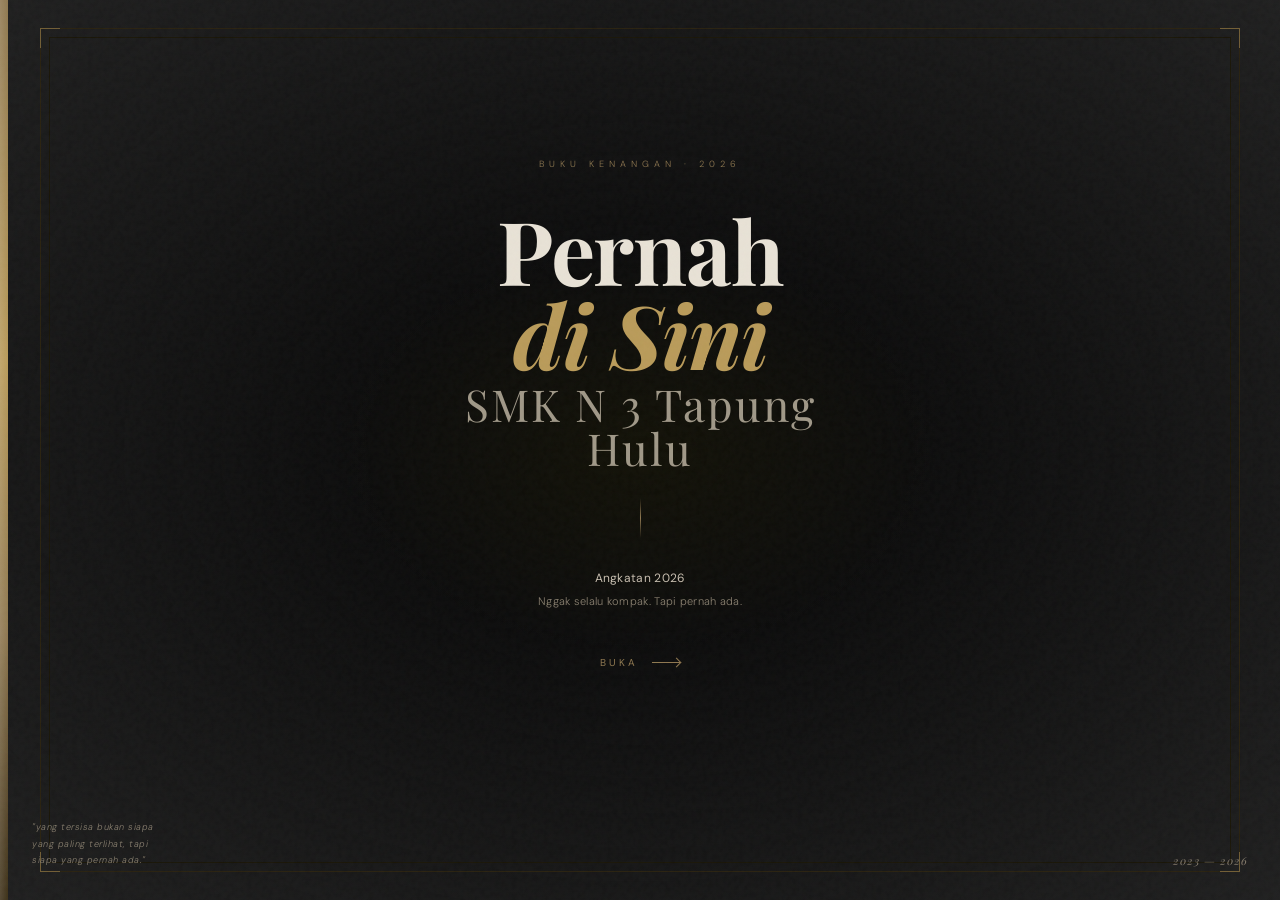
<file: index.html>
<!DOCTYPE html>
<html lang="id">
<head>
<meta charset="UTF-8">
<meta name="viewport" content="width=device-width, initial-scale=1.0">
<title>Pernah di Sini — SMK Negeri 3 Tapung Hulu</title>

<!-- Open Graph -->
<meta property="og:title" content="Pernah di Sini — SMK Negeri 3 Tapung Hulu">
<meta property="og:description" content="Buku kenangan digital Angkatan 2026 — tentang masa yang pernah kita jalani, dan tak akan terulang.">
<meta property="og:image" content="https://bukukenangan.vercel.app/og.jpg">
<meta property="og:url" content="https://bukukenangan.vercel.app/">
<meta property="og:type" content="website">
<link rel="canonical" href="https://bukukenangan.vercel.app/">

<!-- Twitter -->
<meta name="twitter:card" content="summary_large_image">
<meta name="twitter:title" content="Pernah di Sini — SMK Negeri 3 Tapung Hulu">
<meta name="twitter:description" content="Buku kenangan digital Angkatan 2026. 68 nama, 4 jurusan, satu angkatan yang sama.">
<meta name="twitter:image" content="https://bukukenangan.vercel.app/og.jpg">

  <meta name="google-site-verification" content="7jgLAB23x7T8Jc2YF9SmIY4Dl5OmZHW2SfTGRbz3z5Y" />

<link rel="preconnect" href="https://fonts.googleapis.com">
<link rel="preconnect" href="https://fonts.gstatic.com" crossorigin>
<link rel="stylesheet" href="https://fonts.googleapis.com/css2?family=Playfair+Display:ital,wght@0,400;0,600;0,700;1,400;1,600&family=DM+Sans:ital,opsz,wght@0,9..40,300;0,9..40,400;0,9..40,500;1,9..40,300&display=swap">
<link rel="stylesheet" href="assets/css/style.css">
<link rel="icon" href="assets/icons/favicon.ico">
</head>
<body class="index-body">

  <div class="atm-glow"></div>
  <div class="atm-vignette"></div>
  <div class="spine"></div>
  <div class="frame">
    <div class="corner tl"></div>
    <div class="corner tr"></div>
    <div class="corner bl"></div>
    <div class="corner br"></div>
  </div>

  <div class="cover">
    <div class="cover-eyebrow">Buku Kenangan · 2026</div>
    <h1 class="cover-title">
      <span class="word1">Pernah</span>
      <span class="word2">di Sini</span>
      <span class="word3">SMK N 3 Tapung Hulu</span>
    </h1>
    <div class="cover-rule"></div>
    <div class="cover-school">
      <strong>Angkatan 2026</strong>
      Nggak selalu kompak. Tapi pernah ada.
    </div>
    <a href="pages/pembuka.html" class="btn-enter">
      Buka
      <span class="arrow"></span>
    </a>
  </div>

  <div class="cover-whisper">
    "yang tersisa bukan siapa<br>yang paling terlihat, tapi<br>siapa yang pernah ada."
  </div>
  <div class="year-stamp">2023 — 2026</div>

  <script src="assets/js/utils.js"></script>
</body>
</html>
</file>
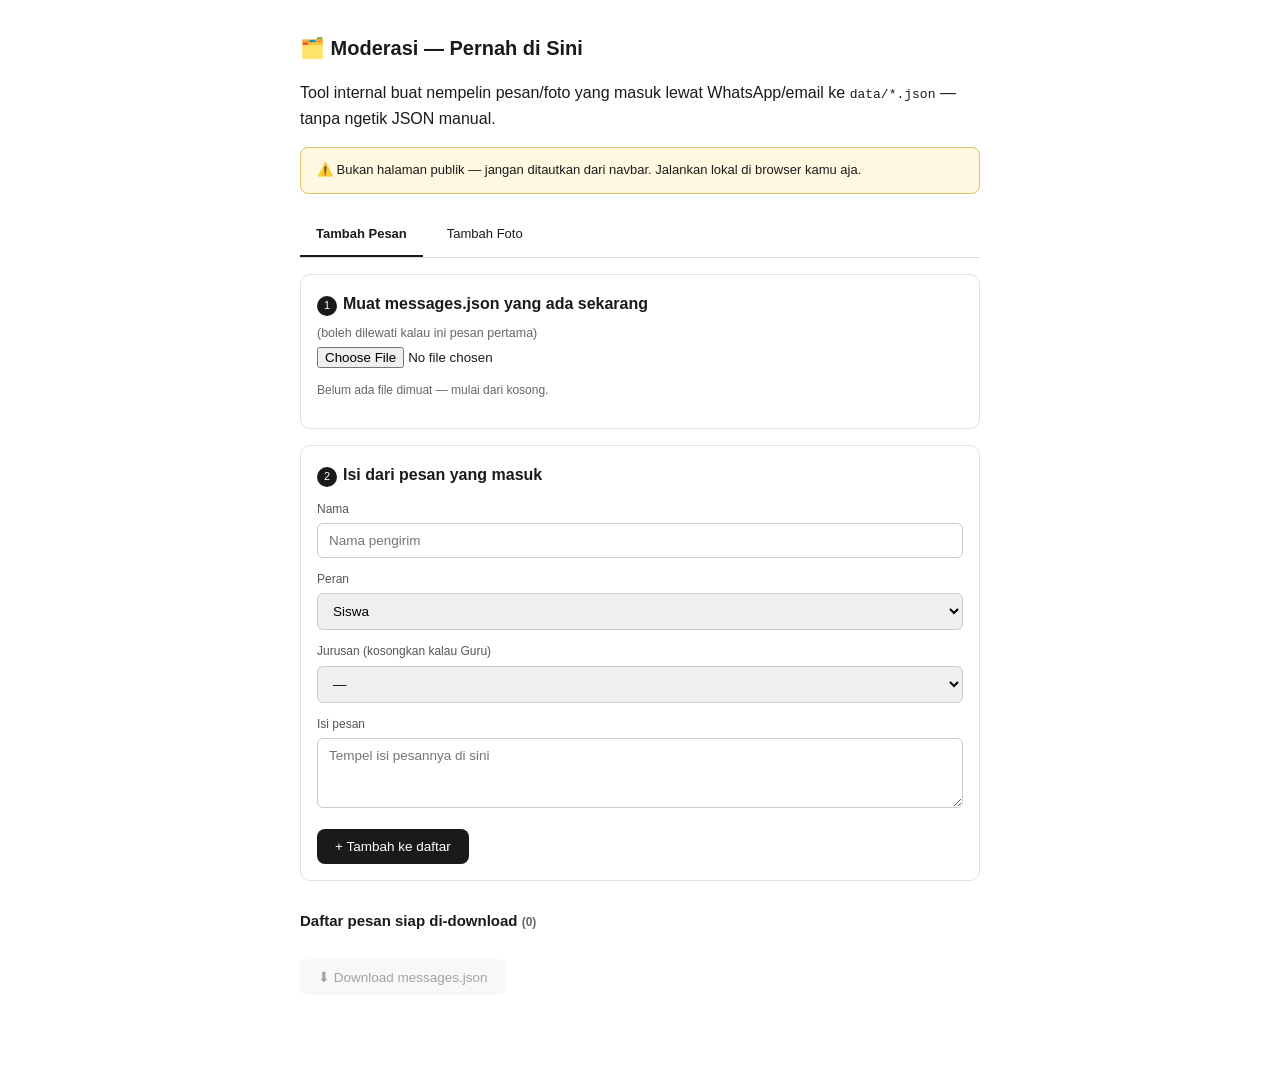
<file: moderasi.html>
<!DOCTYPE html>
<html lang="id">
<head>
<meta charset="UTF-8">
<meta name="viewport" content="width=device-width, initial-scale=1.0">
<title>Moderasi — Pernah di Sini (tool internal)</title>
<style>
  body {
    font-family: -apple-system, 'Segoe UI', sans-serif;
    max-width: 680px;
    margin: 32px auto;
    padding: 0 20px 60px;
    color: #1a1a1a;
    line-height: 1.6;
  }
  h1 { font-size: 20px; margin-bottom: 4px; }
  h2 { font-size: 15px; margin: 28px 0 4px; }
  .note {
    background: #fff8e1; border: 1px solid #e0c46c;
    padding: 12px 16px; border-radius: 8px; font-size: 13px; margin: 16px 0;
  }
  .tabs { display: flex; gap: 8px; margin: 20px 0 16px; border-bottom: 1px solid #ddd; }
  .tab { padding: 10px 16px; cursor: pointer; font-size: 13px; border-bottom: 2px solid transparent; }
  .tab.active { border-bottom-color: #1a1a1a; font-weight: 600; }
  .panel { display: none; }
  .panel.active { display: block; }
  label { display: block; font-size: 12px; color: #555; margin: 12px 0 4px; }
  input[type=text], input[type=number], textarea, select {
    width: 100%; padding: 9px 11px; border: 1px solid #ccc; border-radius: 6px;
    font-size: 13.5px; font-family: inherit; box-sizing: border-box;
  }
  textarea { min-height: 70px; resize: vertical; }
  input[type=file] { margin-top: 4px; }
  button {
    background: #1a1a1a; color: #fff; border: none; padding: 10px 18px;
    border-radius: 8px; font-size: 13.5px; cursor: pointer; margin-top: 14px; margin-right: 8px;
  }
  button.secondary { background: #eee; color: #1a1a1a; }
  button:disabled { opacity: 0.4; cursor: default; }
  .step {
    border: 1px solid #e2e2e2; border-radius: 10px; padding: 16px; margin-bottom: 16px;
  }
  .step-num {
    display: inline-flex; align-items: center; justify-content: center;
    width: 20px; height: 20px; border-radius: 50%; background: #1a1a1a; color: #fff;
    font-size: 11px; margin-right: 6px;
  }
  ul#entry-list, ul#gallery-entry-list { list-style: none; padding: 0; margin: 12px 0; }
  ul#entry-list li, ul#gallery-entry-list li {
    display: flex; justify-content: space-between; align-items: start;
    padding: 8px 10px; background: #f7f7f7; border-radius: 6px; margin-bottom: 6px; font-size: 12.5px;
  }
  ul#entry-list li span, ul#gallery-entry-list li span { flex: 1; padding-right: 8px; }
  ul#entry-list li button, ul#gallery-entry-list li button {
    margin: 0; padding: 4px 10px; font-size: 11px; background: #d9534f;
  }
  .count { font-size: 12px; color: #666; }
</style>
</head>
<body>

  <h1>🗂️ Moderasi — Pernah di Sini</h1>
  <p>Tool internal buat nempelin pesan/foto yang masuk lewat WhatsApp/email ke <code>data/*.json</code> — tanpa ngetik JSON manual.</p>
  <div class="note">⚠️ Bukan halaman publik — jangan ditautkan dari navbar. Jalankan lokal di browser kamu aja.</div>

  <div class="tabs">
    <div class="tab active" data-tab="pesan">Tambah Pesan</div>
    <div class="tab" data-tab="foto">Tambah Foto</div>
  </div>

  <!-- ═══════════ TAB PESAN ═══════════ -->
  <div class="panel active" id="panel-pesan">

    <div class="step">
      <span class="step-num">1</span><strong>Muat messages.json yang ada sekarang</strong>
      <p style="font-size:12.5px;color:#666;margin:6px 0 0">(boleh dilewati kalau ini pesan pertama)</p>
      <input type="file" id="pesan-load-file" accept="application/json">
      <p class="count" id="pesan-loaded-count">Belum ada file dimuat — mulai dari kosong.</p>
    </div>

    <div class="step">
      <span class="step-num">2</span><strong>Isi dari pesan yang masuk</strong>
      <label>Nama</label>
      <input type="text" id="p-nama" placeholder="Nama pengirim">
      <label>Peran</label>
      <select id="p-peran">
        <option value="Siswa">Siswa</option>
        <option value="Guru">Guru</option>
      </select>
      <label>Jurusan (kosongkan kalau Guru)</label>
      <select id="p-jurusan">
        <option value="">—</option>
        <option value="TSM">TSM</option>
        <option value="MPLB">MPLB</option>
        <option value="ATP">ATP</option>
        <option value="APHP">APHP</option>
      </select>
      <label>Isi pesan</label>
      <textarea id="p-isi" placeholder="Tempel isi pesannya di sini"></textarea>
      <button onclick="addPesan()">+ Tambah ke daftar</button>
    </div>

    <h2>Daftar pesan siap di-download <span class="count" id="pesan-total-count">(0)</span></h2>
    <ul id="entry-list"></ul>
    <button id="pesan-download-btn" class="secondary" onclick="downloadPesan()" disabled>⬇ Download messages.json</button>
  </div>

  <!-- ═══════════ TAB FOTO ═══════════ -->
  <div class="panel" id="panel-foto">

    <div class="step">
      <span class="step-num">1</span><strong>Muat gallery.json yang ada sekarang</strong>
      <p style="font-size:12.5px;color:#666;margin:6px 0 0">(boleh dilewati kalau ini foto pertama)</p>
      <input type="file" id="foto-load-file" accept="application/json">
      <p class="count" id="foto-loaded-count">Belum ada file dimuat — mulai dari kosong.</p>
    </div>

    <div class="step">
      <span class="step-num">2</span><strong>Isi dari foto yang masuk</strong>
      <label>File foto (dari WA/email)</label>
      <input type="file" id="f-file" accept="image/*">
      <p style="font-size:12px;color:#666;margin-top:4px">Foto ini TIDAK di-upload ke mana-mana — cuma dipakai buat kasih nama file, lalu didownload lagi biar kamu tinggal seret ke folder <code>assets/images/gallery/</code>.</p>
      <label>Judul</label>
      <input type="text" id="f-title" placeholder="Judul foto">
      <label>Nama pengirim</label>
      <input type="text" id="f-nama" placeholder="Nama">
      <label>Kategori</label>
      <select id="f-category">
        <option value="kelas">Kelas</option>
        <option value="praktik">Praktik</option>
        <option value="acara">Acara</option>
        <option value="ekstra">Ekstra</option>
        <option value="umum" selected>Umum</option>
      </select>
      <button onclick="addFoto()">+ Tambah ke daftar</button>
    </div>

    <h2>Daftar foto siap di-download <span class="count" id="foto-total-count">(0)</span></h2>
    <ul id="gallery-entry-list"></ul>
    <button id="foto-download-json-btn" class="secondary" onclick="downloadGalleryJson()" disabled>⬇ Download gallery.json</button>
    <p style="font-size:12px;color:#666;margin-top:10px">
      Untuk tiap foto yang ditambah, file gambarnya otomatis ke-download juga (sudah diganti nama sesuai yang tertulis di gallery.json) — pindahkan semua ke <code>assets/images/gallery/</code>.
    </p>
  </div>

<!-- utils.js dimuat cuma buat escHtml() — data yang ditempel di sini asalnya
     dari WA/email orang lain, jadi preview di bawah harus di-escape. -->
<script src="assets/js/utils.js"></script>
<script>
document.querySelectorAll('.tab').forEach(tab => {
  tab.addEventListener('click', () => {
    document.querySelectorAll('.tab').forEach(t => t.classList.remove('active'));
    document.querySelectorAll('.panel').forEach(p => p.classList.remove('active'));
    tab.classList.add('active');
    document.getElementById('panel-' + tab.dataset.tab).classList.add('active');
  });
});

function downloadBlob(filename, content, type) {
  const blob = new Blob([content], { type });
  const url = URL.createObjectURL(blob);
  const a = document.createElement('a');
  a.href = url; a.download = filename;
  document.body.appendChild(a); a.click(); a.remove();
  URL.revokeObjectURL(url);
}

// ══════════ PESAN ══════════
let pesanList = [];

document.getElementById('pesan-load-file').addEventListener('change', async (e) => {
  const file = e.target.files[0];
  if (!file) return;
  try {
    pesanList = JSON.parse(await file.text());
    if (!Array.isArray(pesanList)) throw new Error('Bukan array');
    document.getElementById('pesan-loaded-count').textContent = `✓ Dimuat: ${pesanList.length} pesan yang sudah ada.`;
    renderPesanList();
  } catch (err) {
    alert('Gagal baca file: ' + err.message);
  }
});

function addPesan() {
  const nama    = document.getElementById('p-nama').value.trim();
  const peran   = document.getElementById('p-peran').value;
  const jurusan = document.getElementById('p-jurusan').value;
  const isi     = document.getElementById('p-isi').value.trim();
  if (!nama || !isi) { alert('Nama & isi pesan wajib diisi'); return; }

  const nextId = pesanList.reduce((max, p) => Math.max(max, p.id || 0), 0) + 1;
  pesanList.push({
    id: nextId, nama, peran, jurusan: jurusan || null, isi,
    likes: 0, created_at: new Date().toISOString(), reaksi: {}
  });
  ['p-nama', 'p-isi'].forEach(id => document.getElementById(id).value = '');
  renderPesanList();
}

function removePesan(id) {
  pesanList = pesanList.filter(p => p.id !== id);
  renderPesanList();
}

function renderPesanList() {
  const ul = document.getElementById('entry-list');
  ul.innerHTML = pesanList.map(p =>
    `<li><span><strong>${escHtml(p.nama)}</strong> (${escHtml(p.peran)}${p.jurusan ? ' · ' + escHtml(p.jurusan) : ''}): ${escHtml(p.isi.slice(0,60))}${p.isi.length>60?'…':''}</span>
     <button onclick="removePesan(${p.id})">Hapus</button></li>`
  ).join('');
  document.getElementById('pesan-total-count').textContent = `(${pesanList.length})`;
  document.getElementById('pesan-download-btn').disabled = pesanList.length === 0;
}

function downloadPesan() {
  downloadBlob('messages.json', JSON.stringify(pesanList, null, 2), 'application/json');
}

// ══════════ FOTO ══════════
let galleryList = [];
let loadedAdminGallery = []; // dijaga apa adanya biar nggak ke-timpa kosong
let pendingFotoFile = null;

document.getElementById('foto-load-file').addEventListener('change', async (e) => {
  const file = e.target.files[0];
  if (!file) return;
  try {
    const parsed = JSON.parse(await file.text());
    galleryList = Array.isArray(parsed.user) ? parsed.user : [];
    loadedAdminGallery = Array.isArray(parsed.admin) ? parsed.admin : [];
    document.getElementById('foto-loaded-count').textContent =
      `✓ Dimuat: ${galleryList.length} foto user, ${loadedAdminGallery.length} foto admin (foto admin ikut disimpan apa adanya).`;
    renderGalleryList();
  } catch (err) {
    alert('Gagal baca file: ' + err.message);
  }
});

document.getElementById('f-file').addEventListener('change', (e) => {
  pendingFotoFile = e.target.files[0] || null;
});

function addFoto() {
  const title    = document.getElementById('f-title').value.trim();
  const nama     = document.getElementById('f-nama').value.trim();
  const category = document.getElementById('f-category').value;
  if (!pendingFotoFile) { alert('Pilih file foto dulu'); return; }
  if (!title) { alert('Judul wajib diisi'); return; }

  const nextId = galleryList.reduce((max, p) => Math.max(max, p.id || 0), 0) + 1;
  const ext = (pendingFotoFile.name.split('.').pop() || 'jpg').toLowerCase();
  const filename = `foto-${String(nextId).padStart(3, '0')}.${ext}`;

  galleryList.push({
    id: nextId, title, description: '',
    image_url: `../assets/images/gallery/${filename}`,
    category, username: nama || 'Anonim',
    likes_count: 0, views_count: 0,
    created_at: new Date().toISOString(), reaksi: {}
  });

  // Download file gambarnya juga, sudah diganti nama
  const reader = new FileReader();
  reader.onload = () => downloadBlob(filename, reader.result, pendingFotoFile.type);
  reader.readAsArrayBuffer(pendingFotoFile);

  ['f-title', 'f-nama'].forEach(id => document.getElementById(id).value = '');
  document.getElementById('f-file').value = '';
  pendingFotoFile = null;
  renderGalleryList();
}

function removeFoto(id) {
  galleryList = galleryList.filter(p => p.id !== id);
  renderGalleryList();
}

function renderGalleryList() {
  const ul = document.getElementById('gallery-entry-list');
  ul.innerHTML = galleryList.map(p =>
    `<li><span><strong>${escHtml(p.title)}</strong> — ${escHtml(p.username)} (${escHtml(p.category)})<br><small>${escHtml(p.image_url)}</small></span>
     <button onclick="removeFoto(${p.id})">Hapus</button></li>`
  ).join('');
  document.getElementById('foto-total-count').textContent = `(${galleryList.length})`;
  document.getElementById('foto-download-json-btn').disabled = galleryList.length === 0;
}

function downloadGalleryJson() {
  downloadBlob('gallery.json', JSON.stringify({ admin: loadedAdminGallery, user: galleryList }, null, 2), 'application/json');
}
</script>
</body>
</html>
</file>
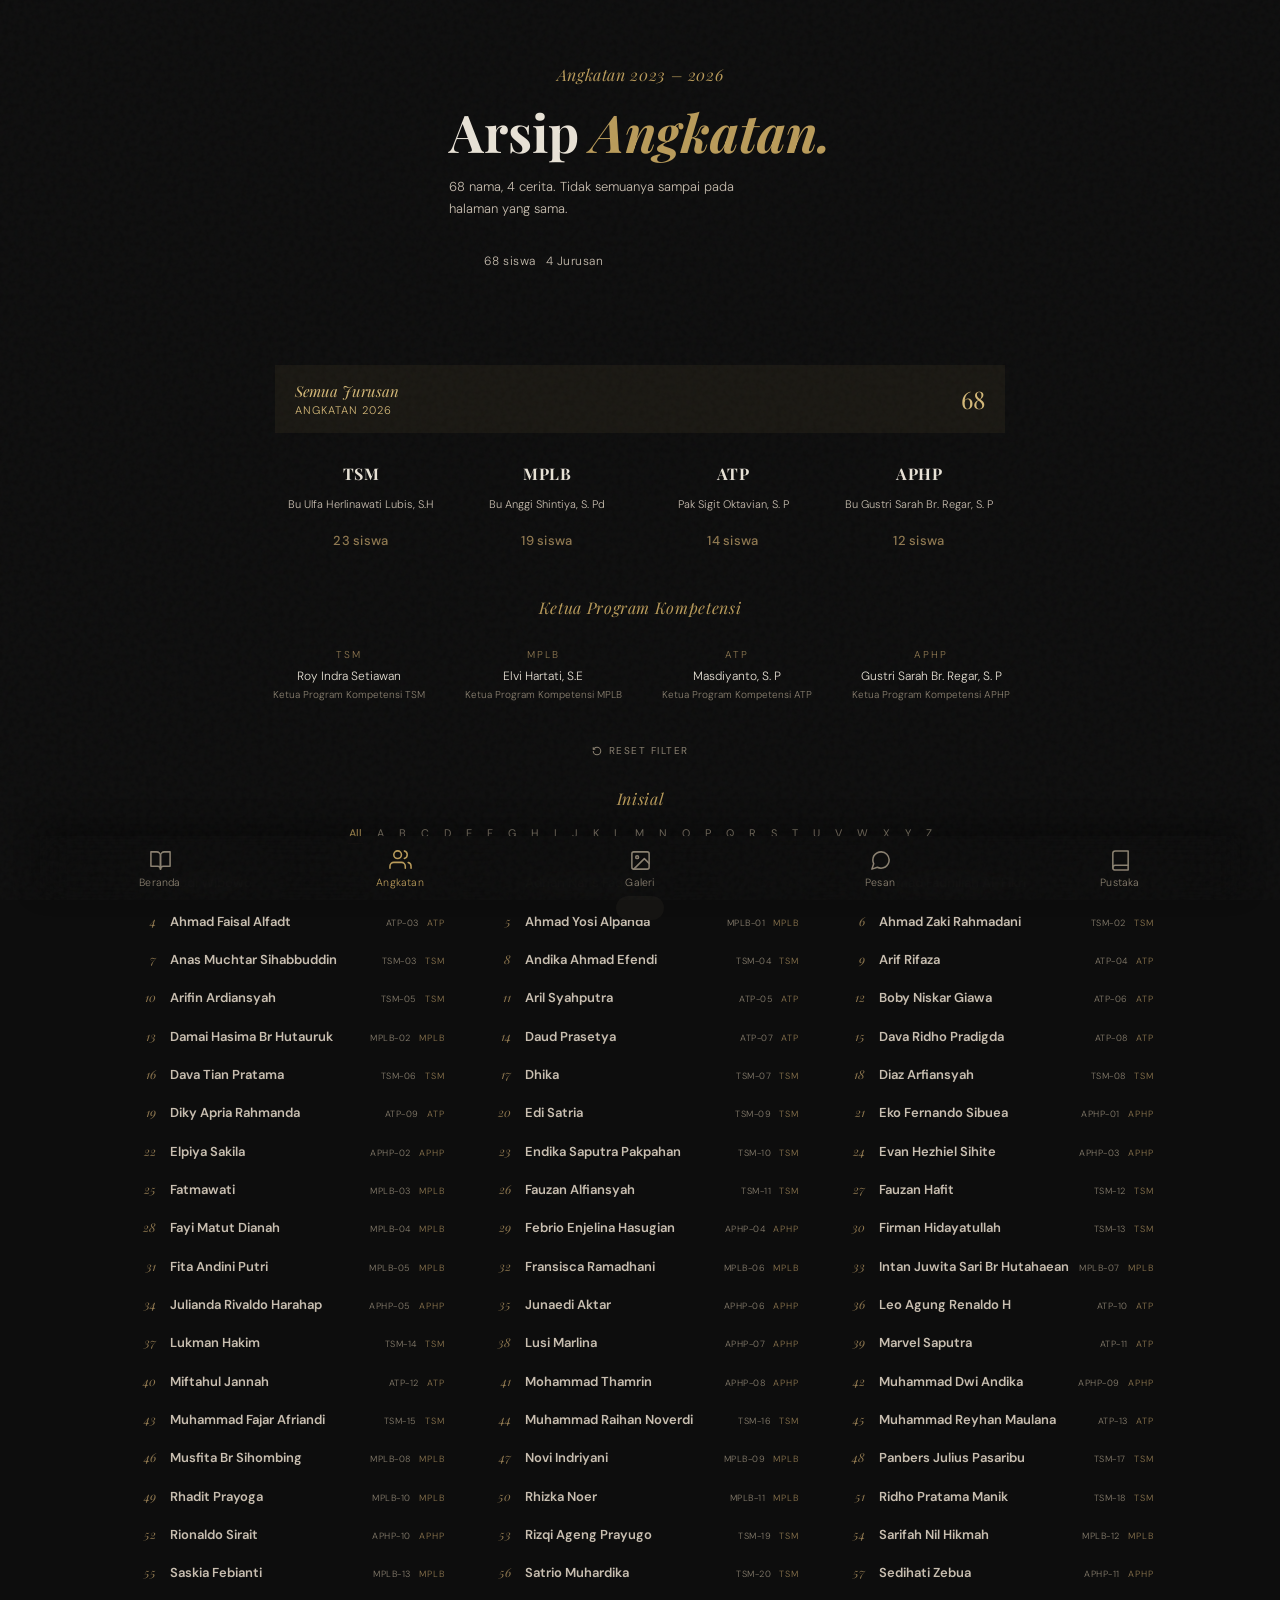
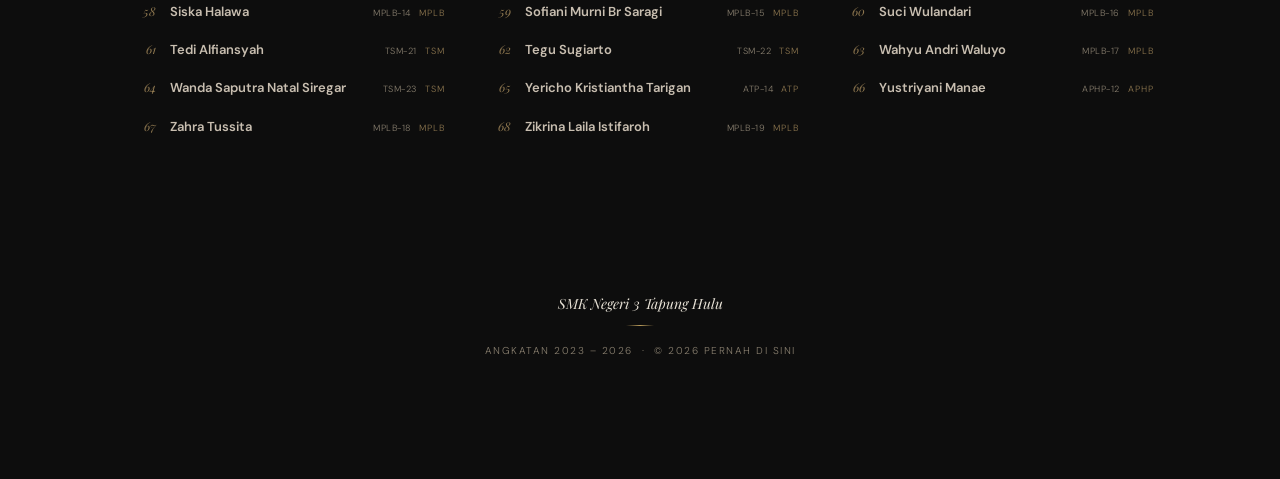
<file: pages/angkatan.html>
<!DOCTYPE html>
<html lang="id">
<head>
<meta charset="UTF-8">
<meta name="viewport" content="width=device-width, initial-scale=1.0">
<title>Angkatan — Pernah di Sini</title>
<link rel="preconnect" href="https://fonts.googleapis.com">
<link rel="preconnect" href="https://fonts.gstatic.com" crossorigin>
<link rel="stylesheet" href="https://fonts.googleapis.com/css2?family=Playfair+Display:ital,wght@0,400;0,600;0,700;1,400;1,600&family=DM+Sans:ital,opsz,wght@0,9..40,300;0,9..40,400;0,9..40,500;1,9..40,300&display=swap">
<link rel="stylesheet" href="../assets/css/style.css">
<link rel="icon" href="../assets/icons/favicon.ico">
<script src="../assets/js/utils.js"></script>
<script src="../assets/js/data.js"></script>
</head>
<body>

  <!-- TAB BAR -->
  <nav class="tab-bar">
    <a href="../index.html" class="tab-item"><svg viewBox="0 0 24 24" fill="none" stroke="currentColor" stroke-width="1.6" stroke-linecap="round" stroke-linejoin="round"><path d="M2 3h6a4 4 0 0 1 4 4v14a3 3 0 0 0-3-3H2z"/><path d="M22 3h-6a4 4 0 0 0-4 4v14a3 3 0 0 1 3-3h7z"/></svg><span class="tab-label">Beranda</span></a>
    <a href="angkatan.html" class="tab-item active"><svg viewBox="0 0 24 24" fill="none" stroke="currentColor" stroke-width="1.6" stroke-linecap="round" stroke-linejoin="round"><path d="M17 21v-2a4 4 0 0 0-4-4H5a4 4 0 0 0-4 4v2"/><circle cx="9" cy="7" r="4"/><path d="M23 21v-2a4 4 0 0 0-3-3.87"/><path d="M16 3.13a4 4 0 0 1 0 7.75"/></svg><span class="tab-label">Angkatan</span></a>
    <a href="galeri.html" class="tab-item"><svg viewBox="0 0 24 24" fill="none" stroke="currentColor" stroke-width="1.6" stroke-linecap="round" stroke-linejoin="round"><rect x="3" y="3" width="18" height="18" rx="2"/><circle cx="8.5" cy="8.5" r="1.5"/><polyline points="21 15 16 10 5 21"/></svg><span class="tab-label">Galeri</span></a>
    <a href="pesan.html" class="tab-item"><svg viewBox="0 0 24 24" fill="none" stroke="currentColor" stroke-width="1.6" stroke-linecap="round" stroke-linejoin="round"><path d="M21 11.5a8.38 8.38 0 0 1-.9 3.8 8.5 8.5 0 0 1-7.6 4.7 8.38 8.38 0 0 1-3.8-.9L3 21l1.9-5.7a8.38 8.38 0 0 1-.9-3.8 8.5 8.5 0 0 1 4.7-7.6 8.38 8.38 0 0 1 3.8-.9h.5a8.48 8.48 0 0 1 8 8v.5z"/></svg><span class="tab-label">Pesan</span></a>
    <a href="pustaka.html" class="tab-item"><svg viewBox="0 0 24 24" fill="none" stroke="currentColor" stroke-width="1.6" stroke-linecap="round" stroke-linejoin="round"><path d="M4 19.5A2.5 2.5 0 0 1 6.5 17H20"/><path d="M6.5 2H20v20H6.5A2.5 2.5 0 0 1 4 19.5v-15A2.5 2.5 0 0 1 6.5 2z"/></svg><span class="tab-label">Pustaka</span></a>
  </nav>

  <!-- HERO -->
  <div class="hero">
    <p class="hero-eyebrow fade-up delay-1">Angkatan 2023 – 2026</p>
    <h1 class="hero-title fade-up delay-2">Arsip <em>Angkatan.</em></h1>
    <p class="hero-sub fade-up delay-3">68 nama, 4 cerita. Tidak semuanya sampai pada halaman yang sama.</p>
    <div class="hero-stat fade-up delay-4">
      <div class="dot" id="badge-dot"></div>
      <span id="total-label">68 siswa</span>
      <div class="sep"></div>
      <span>4 Jurusan</span>
    </div>
  </div>

  <!-- FILTER JURUSAN -->
  <div class="filter-block">
    <div class="card-semua active" id="card-semua" data-jurusan="all" tabindex="0" role="button" aria-pressed="true" aria-label="Filter semua jurusan">
      <div>
        <div class="cs-label">Semua Jurusan</div>
        <div class="cs-sub">Angkatan 2026</div>
      </div>
      <div class="cs-count" id="count-all">68</div>
    </div>
    <div class="jurusan-grid">
      <div class="jurusan-card" data-jurusan="TSM" tabindex="0" role="button" aria-pressed="false" aria-label="Filter jurusan TSM">
        <div class="jc-name">TSM</div>
        <div class="jc-wali" id="wali-TSM">—</div>
        <div class="jc-count" id="count-TSM">— siswa</div>
      </div>
      <div class="jurusan-card" data-jurusan="MPLB" tabindex="0" role="button" aria-pressed="false" aria-label="Filter jurusan MPLB">
        <div class="jc-name">MPLB</div>
        <div class="jc-wali" id="wali-MPLB">—</div>
        <div class="jc-count" id="count-MPLB">— siswa</div>
      </div>
      <div class="jurusan-card" data-jurusan="ATP" tabindex="0" role="button" aria-pressed="false" aria-label="Filter jurusan ATP">
        <div class="jc-name">ATP</div>
        <div class="jc-wali" id="wali-ATP">—</div>
        <div class="jc-count" id="count-ATP">— siswa</div>
      </div>
      <div class="jurusan-card" data-jurusan="APHP" tabindex="0" role="button" aria-pressed="false" aria-label="Filter jurusan APHP">
        <div class="jc-name">APHP</div>
        <div class="jc-wali" id="wali-APHP">—</div>
        <div class="jc-count" id="count-APHP">— siswa</div>
      </div>
    </div>
  </div>

  <!-- KEPALA JURUSAN -->
  <div class="kajur-block">
    <p class="block-label">Ketua Program Kompetensi</p>
    <div class="kajur-grid">
      <div class="kajur-card"><div class="kajur-j">TSM</div><div class="kajur-nama">Roy Indra Setiawan</div><div class="kajur-jabatan">Ketua Program Kompetensi TSM</div></div>
      <div class="kajur-card"><div class="kajur-j">MPLB</div><div class="kajur-nama">Elvi Hartati, S.E</div><div class="kajur-jabatan">Ketua Program Kompetensi MPLB</div></div>
      <div class="kajur-card"><div class="kajur-j">ATP</div><div class="kajur-nama">Masdiyanto, S. P</div><div class="kajur-jabatan">Ketua Program Kompetensi ATP</div></div>
      <div class="kajur-card"><div class="kajur-j">APHP</div><div class="kajur-nama">Gustri Sarah Br. Regar, S. P</div><div class="kajur-jabatan">Ketua Program Kompetensi APHP</div></div>
    </div>
  </div>

  <!-- RESET -->
  <div class="reset-wrap">
    <button class="reset-btn" id="reset-btn">
      <svg width="10" height="10" viewBox="0 0 24 24" fill="none" stroke="currentColor" stroke-width="2.5">
        <path d="M3 12a9 9 0 1 0 9-9 9.75 9.75 0 0 0-6.74 2.74L3 8"/><path d="M3 3v5h5"/>
      </svg>
      Reset Filter
    </button>
  </div>

  <!-- INISIAL -->
  <div class="alpha-block">
    <p class="block-label">Inisial</p>
    <div class="alpha-grid" id="alpha-grid"></div>
  </div>

  <!-- DAFTAR SISWA -->
  <div class="students-block">
    <div class="students-grid" id="students-grid"></div>
  </div>

  <footer class="site-footer">
    <p>SMK Negeri 3 Tapung Hulu</p>
    <div class="gold-line"></div>
    <small>Angkatan 2023 – 2026 &nbsp;·&nbsp; © 2026 Pernah di Sini</small>
  </footer>


  <div class="toast" id="toast" role="status" aria-live="polite"></div>

  <script>
    const JC = { TSM:'#E05C50', MPLB:'#D4AC0D', ATP:'#27AE60', APHP:'#3498DB' };
    const LETTERS = ['All','A','B','C','D','E','F','G','H','I','J','K','L','M',
                     'N','O','P','Q','R','S','T','U','V','W','X','Y','Z'];

    let allSiswa      = [];
    let activeJurusan = 'all';
    let activeLetter  = 'all';

    document.addEventListener('DOMContentLoaded', async () => {
      buildAlphabet();
      bindFilters();
      await loadSiswa();
    });

    async function loadSiswa() {
      showSkeleton();
      // Dulu fetch live dari Supabase (tabel `students`) — sekarang situs
      // statis, datanya diambil dari data/students.json lewat data.js.
      allSiswa = await loadStudents();
      allSiswa.sort((a, b) => a.jurusan.localeCompare(b.jurusan) || a.name.localeCompare(b.name, 'id'));

      if (!allSiswa.length) {
        document.getElementById('students-grid').innerHTML =
          `<div class="empty-state"><p>Data siswa belum tersedia.</p></div>`;
        return;
      }
      updateMeta();
      renderStudents();
    }

    function updateMeta() {
      const total = allSiswa.length;
      document.getElementById('total-label').textContent = `${total} siswa`;
      document.getElementById('count-all').textContent   = total;

      JURUSAN_LIST.forEach(j => {
        const list    = allSiswa.filter(s => s.jurusan === j);
        const countEl = document.getElementById(`count-${j}`);
        const waliEl  = document.getElementById(`wali-${j}`);
        if (countEl) countEl.textContent = `${list.length} siswa`;
        if (waliEl && list[0]?.wali_kelas) waliEl.textContent = list[0].wali_kelas;
      });
    }

    function renderStudents(animate = false) {
      const grid = document.getElementById('students-grid');

      const filtered = allSiswa
        .filter(s => {
          if (activeJurusan !== 'all' && s.jurusan !== activeJurusan) return false;
          if (activeLetter  !== 'all' && s.name.trim().charAt(0).toUpperCase() !== activeLetter) return false;
          return true;
        })
        .sort((a, b) => a.name.localeCompare(b.name, 'id'));

      if (!filtered.length) {
        grid.innerHTML = `
          <div class="empty-state">
            <p>Tidak ada siswa yang cocok dengan filter ini.</p>
            <button class="reset-btn" onclick="doReset()">Tampilkan Semua</button>
          </div>`;
        return;
      }

      const counters = { TSM:0, MPLB:0, ATP:0, APHP:0 };
      const numMap   = {};
      allSiswa.slice().sort((a,b) => a.name.localeCompare(b.name,'id'))
        .forEach(s => { numMap[s.id] = ++counters[s.jurusan]; });

      const useColor = activeJurusan !== 'all';
      if (animate) grid.classList.add('switching');

      grid.innerHTML = filtered.map((s, idx) => {
        const num      = numMap[s.id] || '?';
        const id       = `${s.jurusan}-${String(num).padStart(2,'0')}`;
        const colorCls = useColor ? ` colored-${s.jurusan}` : '';
        return `
          <div class="student-card${colorCls}">
            <div class="student-num">${idx + 1}</div>
            <div class="student-info">
              <div class="student-name">${escHtml(s.name)}</div>
              <div class="student-meta">
                <span class="student-id">${escHtml(id)}</span>
                <span class="student-badge">${escHtml(getJurusanLabel(s.jurusan))}</span>
              </div>
            </div>
          </div>`;
      }).join('');

      if (animate) setTimeout(() => grid.classList.remove('switching'), 350);
    }

    function showSkeleton() {
      document.getElementById('students-grid').innerHTML = Array(8).fill(`
        <div class="skeleton-card">
          <div class="skel skel-avatar"></div>
          <div class="skel skel-title"></div>
          <div class="skel skel-subtitle"></div>
        </div>`).join('');
    }

    function buildAlphabet() {
      document.getElementById('alpha-grid').innerHTML = LETTERS.map(l => {
        const val = l === 'All' ? 'all' : l;
        return `<button class="alpha-btn ${val==='all'?'active':''}" data-letter="${val}">${l}</button>`;
      }).join('');
    }

    function bindFilters() {
      document.getElementById('card-semua')?.addEventListener('click', () => {
        if (activeJurusan === 'all') return;
        activeJurusan = 'all'; activeLetter = 'all';
        syncUI(); renderStudents(true);
      });

      document.querySelectorAll('.jurusan-card').forEach(card => {
        card.addEventListener('click', () => {
          const j = card.dataset.jurusan;
          if (activeJurusan === j) return;
          activeJurusan = j; activeLetter = 'all';
          syncUI(); renderStudents(true);
        });
      });

      document.getElementById('alpha-grid')?.addEventListener('click', e => {
        const btn = e.target.closest('.alpha-btn');
        if (!btn || activeJurusan !== 'all') return;
        activeLetter = btn.dataset.letter;
        syncUI(); renderStudents(false);
      });

      document.getElementById('reset-btn')?.addEventListener('click', doReset);
    }

    function doReset() {
      activeJurusan = 'all'; activeLetter = 'all';
      syncUI(); renderStudents(true);
    }
    window.doReset = doReset;

    function activateJurusan(j) {
      activeJurusan = j; activeLetter = 'all';
      syncUI(); renderStudents(true);
      document.querySelector('.students-block')?.scrollIntoView({ behavior:'smooth', block:'start' });
    }
    window.activateJurusan = activateJurusan;

    function syncUI() {
      const cardSemua = document.getElementById('card-semua');
      const semuaActive = activeJurusan === 'all';
      cardSemua.classList.toggle('active', semuaActive);
      cardSemua.setAttribute('aria-pressed', String(semuaActive));

      document.querySelectorAll('.jurusan-card').forEach(c => {
        const isActive = c.dataset.jurusan === activeJurusan;
        c.classList.toggle('active', isActive);
        c.setAttribute('aria-pressed', String(isActive));
      });

      JURUSAN_LIST.forEach(j => {
        const el = document.getElementById(`count-${j}`);
        if (el) el.style.color = activeJurusan === j ? JC[j] : '';
      });

      const dot = document.getElementById('badge-dot');
      if (dot) dot.style.background = activeJurusan !== 'all' ? JC[activeJurusan] : 'var(--border-gold)';

      document.querySelectorAll('.alpha-btn').forEach(btn => {
        btn.classList.toggle('active', btn.dataset.letter === activeLetter);
        btn.classList.toggle('dimmed', activeJurusan !== 'all');
      });
    }
  </script>


</body>
</html>
</file>
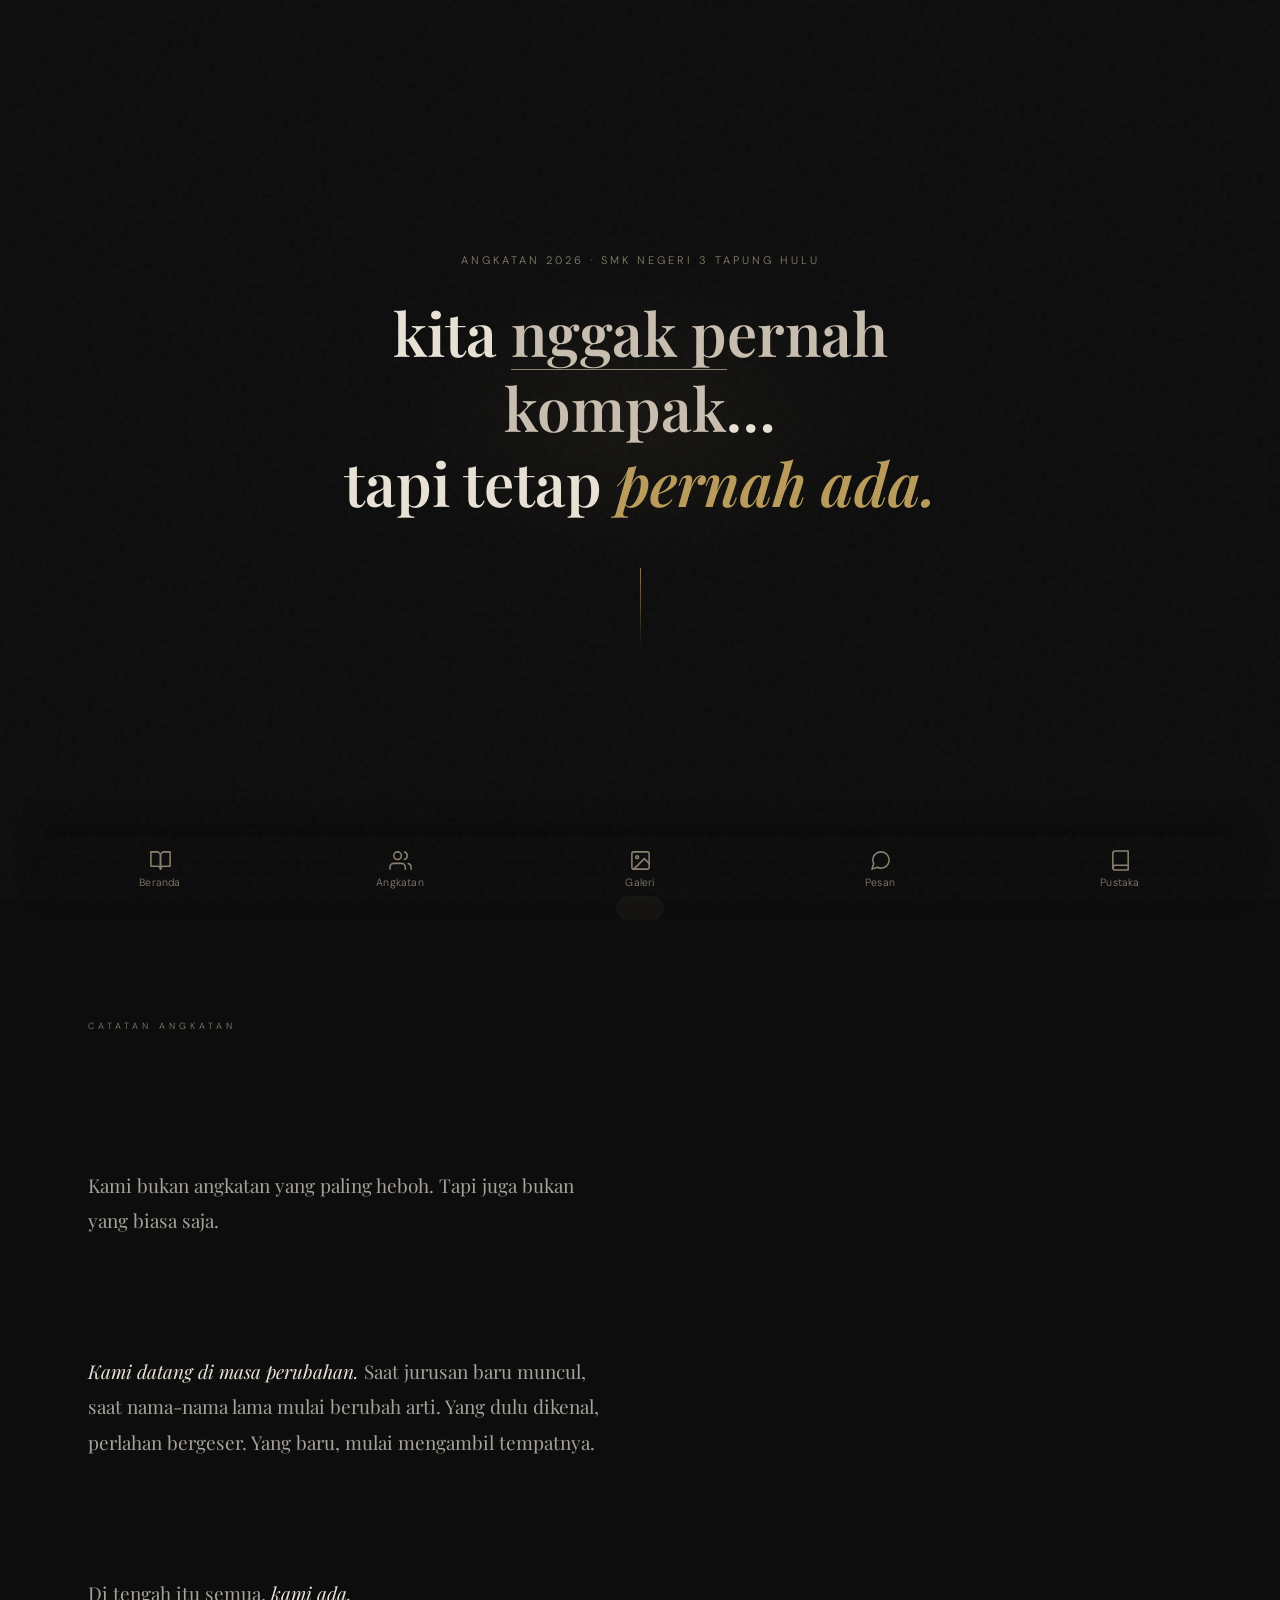
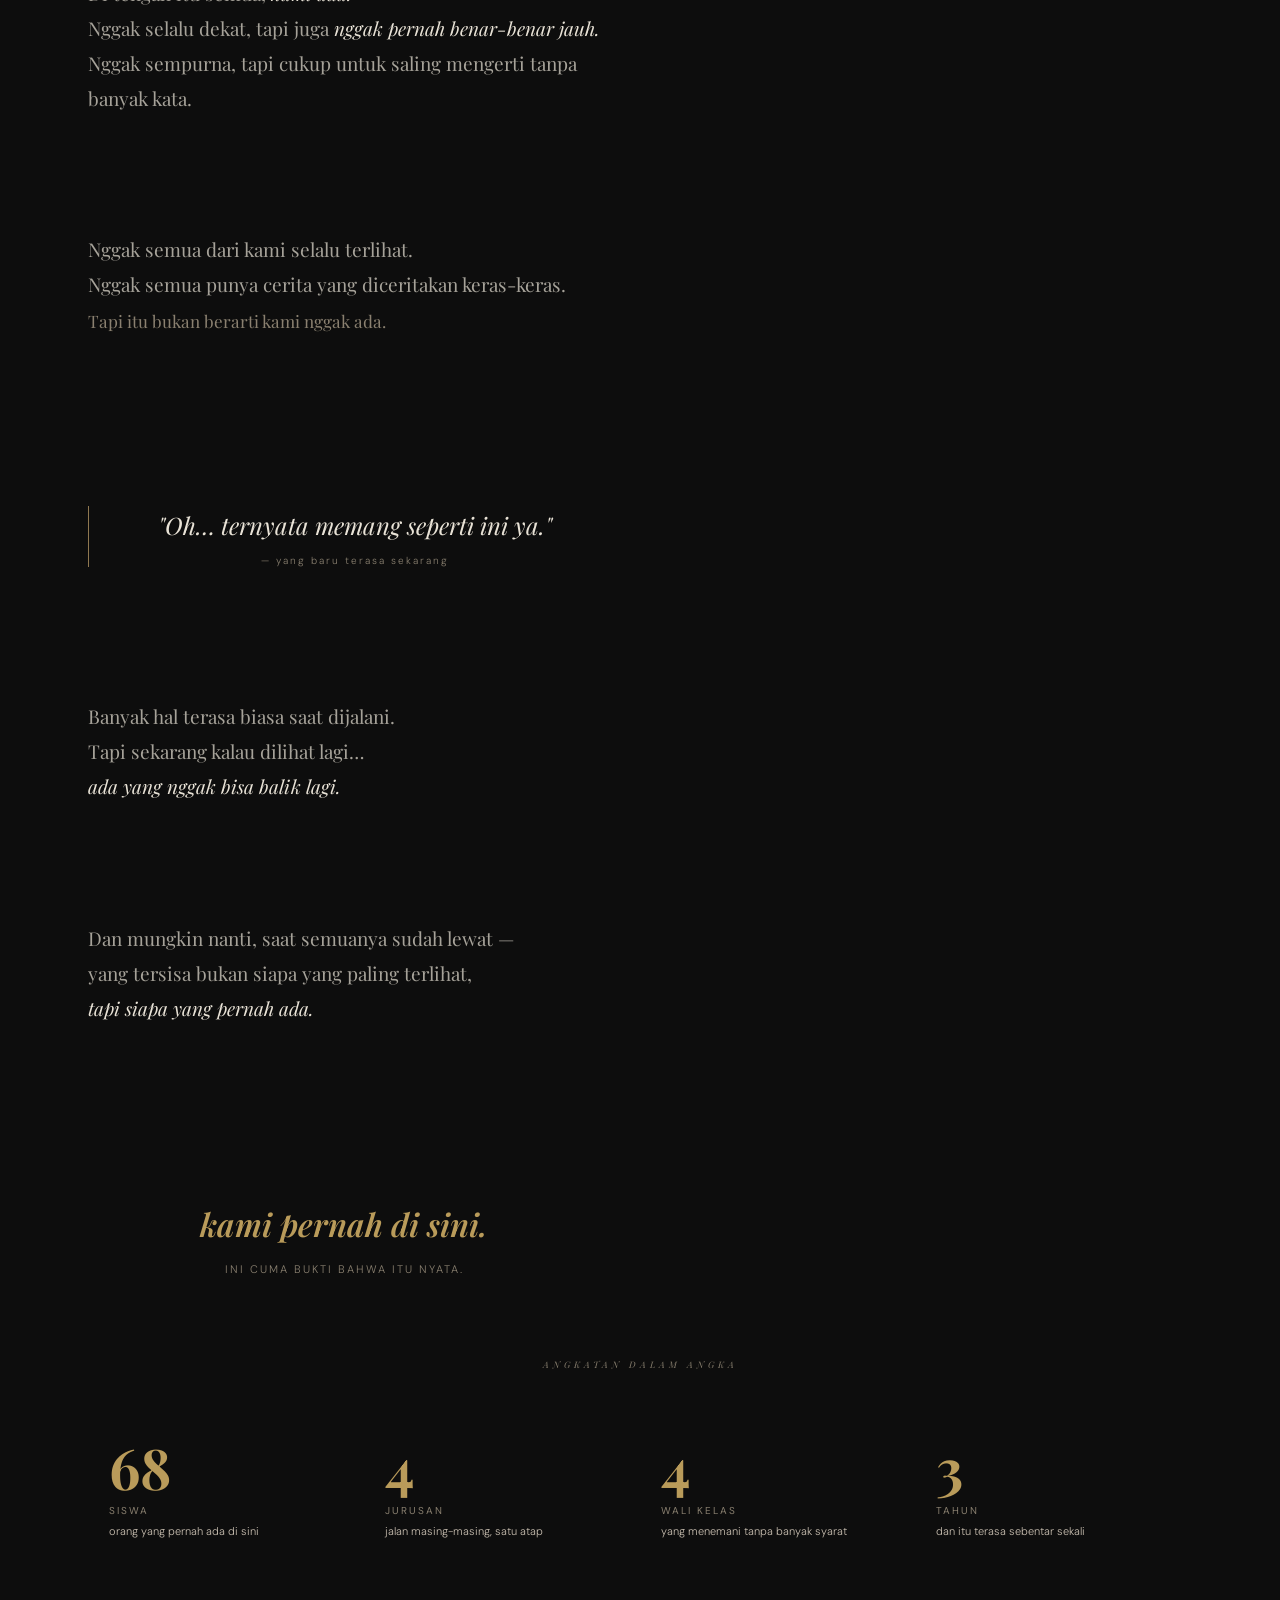
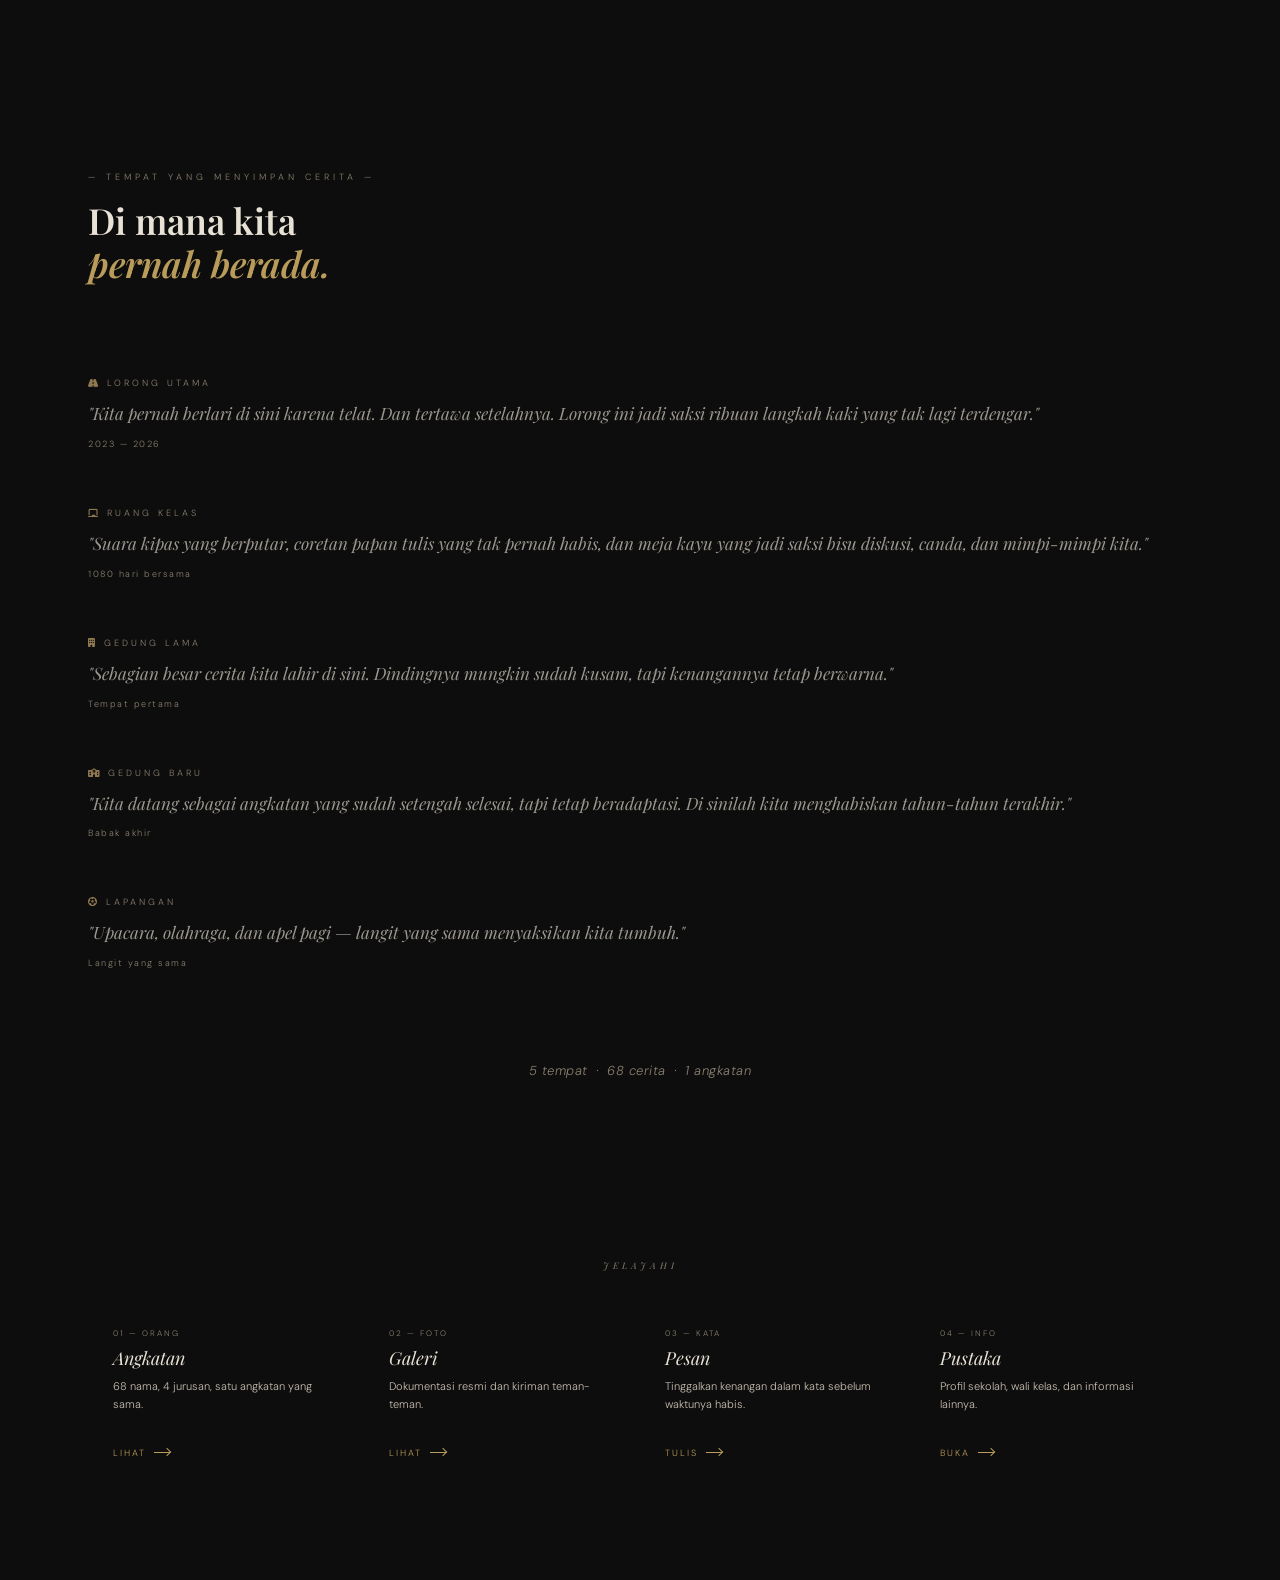
<file: pages/pembuka.html>
<!DOCTYPE html>
<html lang="id">
<head>
<meta charset="UTF-8">
<meta name="viewport" content="width=device-width, initial-scale=1.0">
<title>Pembuka — Pernah di Sini</title>
<link rel="preconnect" href="https://fonts.googleapis.com">
<link rel="preconnect" href="https://fonts.gstatic.com" crossorigin>
<link rel="stylesheet" href="https://fonts.googleapis.com/css2?family=Playfair+Display:ital,wght@0,400;0,600;0,700;1,400;1,600&family=DM+Sans:ital,opsz,wght@0,9..40,300;0,9..40,400;0,9..40,500;1,9..40,300&display=swap">
<link rel="stylesheet" href="../assets/css/style.css">
<link rel="icon" href="../assets/icons/favicon.ico">
<link rel="stylesheet" href="https://cdnjs.cloudflare.com/ajax/libs/font-awesome/6.4.0/css/all.min.css">
<style>

  /* ─── HERO MOMENT ─────────────────────────────── */
  .hero {
    height: 100svh;
    display: flex;
    flex-direction: column;
    align-items: center;
    justify-content: center;
    text-align: center;
    padding: 0 28px;
    position: relative;
    overflow: hidden;
  }

  .hero-glow {
    position: absolute;
    top: 50%; left: 50%;
    transform: translate(-50%, -60%);
    width: 500px; height: 300px;
    background: radial-gradient(ellipse, rgba(185,155,90,0.06) 0%, transparent 70%);
    pointer-events: none;
    animation: breathe 10s ease-in-out infinite;
  }
  @keyframes breathe {
    0%, 100% { opacity: 0.5; transform: translate(-50%, -60%) scale(1); }
    50%       { opacity: 1;   transform: translate(-50%, -62%) scale(1.15); }
  }

  .hero-pre {
    font-family: 'DM Sans', sans-serif;
    font-size: 11px;
    font-weight: 300;
    letter-spacing: 3px;
    text-transform: uppercase;
    color: var(--text-dim);
    display: block;
    margin-bottom: 28px;
    opacity: 0;
    animation: fadeIn 1s 0.3s forwards;
  }

  .hero-main {
    font-family: 'Playfair Display', serif;
    font-size: clamp(28px, 7.5vw, 52px);
    font-weight: 600;
    line-height: 1.25;
    color: var(--text);
    display: block;
    opacity: 0;
    animation: fadeIn 1.2s 0.7s forwards;
  }
  .hero-main em {
    font-style: italic;
    color: var(--gold);
  }
  .hero-main .strike {
    position: relative;
    color: var(--text-muted);
  }
  .hero-main .strike::after {
    content: '';
    position: absolute;
    left: 0; right: 0;
    top: 50%;
    height: 1px;
    background: var(--text-dim);
    transform: scaleX(0);
    animation: strikeIn 0.6s 2s ease forwards;
  }
  @keyframes strikeIn {
    from { transform: scaleX(0); }
    to   { transform: scaleX(1); }
  }

  .hero-rule {
    width: 1px; height: 80px;
    background: linear-gradient(to bottom, var(--gold-dim), transparent);
    margin: 48px auto 0;
    opacity: 0;
    animation: fadeIn 1s 1.4s forwards;
  }

  .hero-scroll {
    position: absolute;
    bottom: 28px;
    left: 50%;
    transform: translateX(-50%);
    font-size: 9px;
    letter-spacing: 3px;
    text-transform: uppercase;
    color: var(--text-dim);
    opacity: 0;
    animation: fadeIn 1s 2.2s forwards, scrollBob 2.4s 2.2s ease-in-out infinite;
  }
  @keyframes scrollBob {
    0%, 100% { transform: translateX(-50%) translateY(0); }
    50%       { transform: translateX(-50%) translateY(4px); }
  }

  @keyframes fadeIn {
    from { opacity: 0; transform: translateY(10px); }
    to   { opacity: 1; transform: translateY(0); }
  }

  /* ─── PROSE SECTION ───────────────────────────── */
  .prose-wrap {
    max-width: 480px;
    margin: 0 auto;
    padding: 100px 28px 80px;
  }

  .prose-intro {
    font-size: 9px;
    letter-spacing: 4px;
    text-transform: uppercase;
    color: var(--text-dim);
    margin-bottom: 56px;
    display: flex;
    align-items: center;
    gap: 16px;
  }
  .prose-intro::after {
    content: '';
    flex: 1;
    height: 1px;
    background: var(--border);
  }

  .prose-block {
    margin-bottom: 36px;
    opacity: 0;
    transform: translateY(20px);
    transition: opacity 0.8s ease, transform 0.8s ease;
  }
  .prose-block.visible {
    opacity: 1;
    transform: translateY(0);
  }

  .prose-text {
    font-family: 'Playfair Display', serif;
    font-size: clamp(16px, 4vw, 19px);
    font-weight: 400;
    line-height: 1.85;
    color: rgba(232,226,214,0.7);
  }
  .prose-text em {
    color: var(--text);
    font-style: italic;
  }
  .prose-text .quiet {
    color: var(--text-dim);
    font-size: 0.9em;
  }

  /* Highlight quote */
  .prose-quote {
    margin: 52px 0;
    padding: 0 0 0 20px;
    border-left: 1px solid var(--gold-dim);
    opacity: 0;
    transform: translateY(20px);
    transition: opacity 0.8s ease, transform 0.8s ease;
  }
  .prose-quote.visible {
    opacity: 1;
    transform: translateY(0);
  }
  .prose-quote p {
    font-family: 'Playfair Display', serif;
    font-size: clamp(18px, 4.5vw, 24px);
    font-style: italic;
    color: var(--text);
    line-height: 1.6;
  }
  .prose-quote span {
    display: block;
    margin-top: 10px;
    font-size: 10px;
    letter-spacing: 2px;
    color: var(--text-dim);
    font-family: 'DM Sans', sans-serif;
    font-style: normal;
  }

  /* Ending line */
  .prose-ending {
    margin-top: 60px;
    text-align: center;
    opacity: 0;
    transform: translateY(20px);
    transition: opacity 0.8s ease, transform 0.8s ease;
  }
  .prose-ending.visible {
    opacity: 1;
    transform: translateY(0);
  }
  .prose-ending .big {
    font-family: 'Playfair Display', serif;
    font-size: clamp(22px, 6vw, 32px);
    font-weight: 600;
    font-style: italic;
    color: var(--gold);
    display: block;
    margin-bottom: 12px;
  }
  .prose-ending .small {
    font-size: 11px;
    letter-spacing: 2px;
    color: var(--text-dim);
    text-transform: uppercase;
  }

  /* ─── NUMBERS (formerly stats) ───────────────── */
  .numbers-section {
    padding: 0 28px 100px;
    max-width: 480px;
    margin: 0 auto;
  }

  .numbers-label {
    font-size: 9px;
    letter-spacing: 4px;
    text-transform: uppercase;
    color: var(--text-dim);
    margin-bottom: 40px;
    display: flex;
    align-items: center;
    gap: 16px;
  }
  .numbers-label::after {
    content: '';
    flex: 1;
    height: 1px;
    background: var(--border);
  }

  .numbers-grid {
    display: grid;
    grid-template-columns: 1fr 1fr;
    gap: 1px;
    background: var(--border);
    border: 1px solid var(--border);
  }

  .number-item {
    background: var(--bg);
    padding: 28px 20px;
    opacity: 0;
    transform: translateY(16px);
    transition: opacity 0.7s ease, transform 0.7s ease;
  }
  .number-item.visible {
    opacity: 1;
    transform: translateY(0);
  }
  .number-item:nth-child(1) { transition-delay: 0s; }
  .number-item:nth-child(2) { transition-delay: 0.12s; }
  .number-item:nth-child(3) { transition-delay: 0.24s; }
  .number-item:nth-child(4) { transition-delay: 0.36s; }

  .n-val {
    font-family: 'Playfair Display', serif;
    font-size: 48px;
    font-weight: 700;
    color: var(--gold);
    line-height: 1;
    margin-bottom: 8px;
  }
  .n-context {
    font-size: 11px;
    color: var(--text-muted);
    line-height: 1.6;
  }
  .n-context strong {
    display: block;
    font-size: 10px;
    letter-spacing: 2px;
    text-transform: uppercase;
    color: var(--text-dim);
    font-weight: 400;
    margin-bottom: 4px;
  }

  /* ─── MEMORY PLACES ───────────────────────────── */
  .places-section {
    padding: 100px 28px;
    max-width: 480px;
    margin: 0 auto;
    border-top: 1px solid var(--border);
  }

  .places-header {
    margin-bottom: 64px;
    opacity: 0;
    transform: translateY(16px);
    transition: opacity 0.8s, transform 0.8s;
  }
  .places-header.visible {
    opacity: 1;
    transform: translateY(0);
  }

  .places-eyebrow {
    font-size: 9px;
    letter-spacing: 4px;
    text-transform: uppercase;
    color: var(--text-dim);
    margin-bottom: 16px;
  }
  .places-title {
    font-family: 'Playfair Display', serif;
    font-size: clamp(24px, 6vw, 36px);
    font-weight: 600;
    color: var(--text);
    line-height: 1.2;
  }
  .places-title em {
    color: var(--gold);
    font-style: italic;
  }

  /* Memory fragments */
  .memory-list {
    display: flex;
    flex-direction: column;
    gap: 0;
  }

  .memory-item {
    padding: 28px 0;
    border-bottom: 1px solid var(--border);
    opacity: 0;
    transform: translateY(16px);
    transition: opacity 0.7s ease, transform 0.7s ease;
  }
  .memory-item.visible {
    opacity: 1;
    transform: translateY(0);
  }
  .memory-item:nth-child(1) { transition-delay: 0s; }
  .memory-item:nth-child(2) { transition-delay: 0.1s; }
  .memory-item:nth-child(3) { transition-delay: 0.2s; }
  .memory-item:nth-child(4) { transition-delay: 0.3s; }
  .memory-item:nth-child(5) { transition-delay: 0.4s; }

  .memory-place {
    font-size: 9px;
    letter-spacing: 3px;
    text-transform: uppercase;
    color: var(--text-dim);
    margin-bottom: 10px;
  }
  .memory-place i {
    margin-right: 6px;
    color: var(--gold-dim);
  }

  .memory-text {
    font-family: 'Playfair Display', serif;
    font-size: clamp(15px, 3.5vw, 17px);
    font-style: italic;
    color: rgba(232,226,214,0.65);
    line-height: 1.7;
  }

  .memory-year {
    margin-top: 10px;
    font-size: 9px;
    letter-spacing: 1.5px;
    color: var(--text-dim);
  }

  /* Closing quote */
  .places-closing {
    margin-top: 64px;
    text-align: center;
    opacity: 0;
    transform: translateY(16px);
    transition: opacity 0.8s ease, transform 0.8s ease;
  }
  .places-closing.visible {
    opacity: 1;
    transform: translateY(0);
  }
  .places-closing p {
    font-size: 13px;
    color: var(--text-dim);
    font-style: italic;
    letter-spacing: 0.5px;
  }

  /* ─── NAVIGATION CARDS ────────────────────────── */
  .nav-section {
    padding: 80px 28px 20px;
    max-width: 480px;
    margin: 0 auto;
  }

  .nav-section-label {
    font-size: 9px;
    letter-spacing: 4px;
    text-transform: uppercase;
    color: var(--text-dim);
    margin-bottom: 28px;
    display: flex;
    align-items: center;
    gap: 16px;
  }
  .nav-section-label::after {
    content: '';
    flex: 1;
    height: 1px;
    background: var(--border);
  }

  .cards-grid {
    display: grid;
    grid-template-columns: 1fr 1fr;
    gap: 1px;
    background: var(--border);
    border: 1px solid var(--border);
  }

  .nav-card {
    background: var(--bg);
    padding: 22px 18px;
    text-decoration: none;
    color: var(--text);
    display: flex;
    flex-direction: column;
    gap: 8px;
    transition: background 0.25s;
    opacity: 0;
    transform: translateY(12px);
    transition: background 0.25s, opacity 0.6s ease, transform 0.6s ease;
  }
  .nav-card.visible {
    opacity: 1;
    transform: translateY(0);
  }
  .nav-card:nth-child(1) { transition-delay: 0s; }
  .nav-card:nth-child(2) { transition-delay: 0.1s; }
  .nav-card:nth-child(3) { transition-delay: 0.2s; }
  .nav-card:nth-child(4) { transition-delay: 0.3s; }
  .nav-card:hover { background: var(--bg-hover); }

  .nc-tag {
    font-size: 8px;
    letter-spacing: 2px;
    text-transform: uppercase;
    color: var(--text-dim);
  }
  .nc-title {
    font-family: 'Playfair Display', serif;
    font-size: 18px;
    font-style: italic;
    color: var(--text);
  }
  .nc-desc {
    font-size: 11px;
    color: var(--text-muted);
    line-height: 1.6;
    flex: 1;
  }
  .nc-cta {
    margin-top: 12px;
    padding-top: 12px;
    border-top: 1px solid var(--border);
    font-size: 9px;
    letter-spacing: 2px;
    text-transform: uppercase;
    color: var(--gold);
    display: flex;
    align-items: center;
    gap: 8px;
  }
  .nc-cta .arr {
    width: 16px; height: 1px;
    background: currentColor;
    position: relative;
    transition: width 0.3s;
  }
  .nc-cta .arr::after {
    content: '';
    position: absolute;
    right: 0; top: -3px;
    width: 5px; height: 5px;
    border-right: 1px solid currentColor;
    border-top: 1px solid currentColor;
    transform: rotate(45deg);
  }
  .nav-card:hover .arr { width: 24px; }

  /* ─── DESKTOP ─────────────────────────────────── */
  @media (min-width: 1024px) {
    .hero { min-height: 100vh; }

    .prose-wrap,
    .numbers-section,
    .places-section,
    .nav-section {
      max-width: var(--desktop-max);
      padding-left: 48px;
      padding-right: 48px;
    }

    .prose-wrap { display: grid; grid-template-columns: 1fr 1fr; gap: 80px; align-items: start; padding-top: 120px; }
    .prose-intro { grid-column: 1 / -1; }
    .prose-block,
    .prose-quote,
    .prose-ending { grid-column: 1; }

    .numbers-section { padding-top: 0; }
    .numbers-grid { grid-template-columns: repeat(4, 1fr); }
    .n-val { font-size: 56px; }

    .cards-grid { grid-template-columns: repeat(4, 1fr); }
    .nav-card { padding: 28px 24px; }

    .hero-main { font-size: 60px; max-width: 700px; }
  }
</style>
</head>
<body>
  <nav class="tab-bar">
    <a href="../index.html" class="tab-item"><svg viewBox="0 0 24 24" fill="none" stroke="currentColor" stroke-width="1.6" stroke-linecap="round" stroke-linejoin="round"><path d="M2 3h6a4 4 0 0 1 4 4v14a3 3 0 0 0-3-3H2z"/><path d="M22 3h-6a4 4 0 0 0-4 4v14a3 3 0 0 1 3-3h7z"/></svg><span class="tab-label">Beranda</span></a>
    <a href="angkatan.html" class="tab-item"><svg viewBox="0 0 24 24" fill="none" stroke="currentColor" stroke-width="1.6" stroke-linecap="round" stroke-linejoin="round"><path d="M17 21v-2a4 4 0 0 0-4-4H5a4 4 0 0 0-4 4v2"/><circle cx="9" cy="7" r="4"/><path d="M23 21v-2a4 4 0 0 0-3-3.87"/><path d="M16 3.13a4 4 0 0 1 0 7.75"/></svg><span class="tab-label">Angkatan</span></a>
    <a href="galeri.html" class="tab-item"><svg viewBox="0 0 24 24" fill="none" stroke="currentColor" stroke-width="1.6" stroke-linecap="round" stroke-linejoin="round"><rect x="3" y="3" width="18" height="18" rx="2"/><circle cx="8.5" cy="8.5" r="1.5"/><polyline points="21 15 16 10 5 21"/></svg><span class="tab-label">Galeri</span></a>
    <a href="pesan.html" class="tab-item"><svg viewBox="0 0 24 24" fill="none" stroke="currentColor" stroke-width="1.6" stroke-linecap="round" stroke-linejoin="round"><path d="M21 11.5a8.38 8.38 0 0 1-.9 3.8 8.5 8.5 0 0 1-7.6 4.7 8.38 8.38 0 0 1-3.8-.9L3 21l1.9-5.7a8.38 8.38 0 0 1-.9-3.8 8.5 8.5 0 0 1 4.7-7.6 8.38 8.38 0 0 1 3.8-.9h.5a8.48 8.48 0 0 1 8 8v.5z"/></svg><span class="tab-label">Pesan</span></a>
    <a href="pustaka.html" class="tab-item"><svg viewBox="0 0 24 24" fill="none" stroke="currentColor" stroke-width="1.6" stroke-linecap="round" stroke-linejoin="round"><path d="M4 19.5A2.5 2.5 0 0 1 6.5 17H20"/><path d="M6.5 2H20v20H6.5A2.5 2.5 0 0 1 4 19.5v-15A2.5 2.5 0 0 1 6.5 2z"/></svg><span class="tab-label">Pustaka</span></a>
  </nav>

  <!-- ══ HERO MOMENT ══════════════════════════════ -->
  <section class="hero pembuka-hero">
    <div class="hero-glow"></div>
    <span class="hero-pre">Angkatan 2026 · SMK Negeri 3 Tapung Hulu</span>
    <h1 class="hero-main">
      kita <span class="strike">nggak pernah kompak</span>…<br>
      tapi tetap <em>pernah ada.</em>
    </h1>
    <div class="hero-rule"></div>
    <span class="hero-scroll">scroll</span>
  </section>

  <!-- ══ PROSE ════════════════════════════════════ -->
  <div class="prose-wrap">
    <div class="prose-intro">Catatan Angkatan</div>

    <div class="prose-block">
      <p class="prose-text">
        Kami bukan angkatan yang paling heboh.
        Tapi juga bukan yang biasa saja.
      </p>
    </div>

    <div class="prose-block">
      <p class="prose-text">
        <em>Kami datang di masa perubahan.</em>
        Saat jurusan baru muncul, saat nama-nama lama mulai berubah arti.
        Yang dulu dikenal, perlahan bergeser.
        Yang baru, mulai mengambil tempatnya.
      </p>
    </div>

    <div class="prose-block">
      <p class="prose-text">
        Di tengah itu semua, <em>kami ada.</em><br>
        Nggak selalu dekat, tapi juga <em>nggak pernah benar-benar jauh.</em><br>
        Nggak sempurna, tapi cukup untuk saling mengerti tanpa banyak kata.
      </p>
    </div>

    <div class="prose-block">
      <p class="prose-text">
        Nggak semua dari kami selalu terlihat.<br>
        Nggak semua punya cerita yang diceritakan keras-keras.<br>
        <span class="quiet">Tapi itu bukan berarti kami nggak ada.</span>
      </p>
    </div>

    <div class="prose-quote">
      <p>"Oh… ternyata memang seperti ini ya."</p>
      <span>— yang baru terasa sekarang</span>
    </div>

    <div class="prose-block">
      <p class="prose-text">
        Banyak hal terasa biasa saat dijalani.<br>
        Tapi sekarang kalau dilihat lagi…<br>
        <em>ada yang nggak bisa balik lagi.</em>
      </p>
    </div>

    <div class="prose-block">
      <p class="prose-text">
        Dan mungkin nanti, saat semuanya sudah lewat —<br>
        yang tersisa bukan siapa yang paling terlihat,<br>
        <em>tapi siapa yang pernah ada.</em>
      </p>
    </div>

    <div class="prose-ending">
      <span class="big">kami pernah di sini.</span>
      <span class="small">Ini cuma bukti bahwa itu nyata.</span>
    </div>
  </div>

  <!-- ══ NUMBERS ═══════════════════════════════════ -->
  <div class="numbers-section">
    <div class="numbers-label">Angkatan dalam angka</div>
    <div class="numbers-grid">
      <div class="number-item">
        <div class="n-val">68</div>
        <div class="n-context">
          <strong>Siswa</strong>
          orang yang pernah ada di sini
        </div>
      </div>
      <div class="number-item">
        <div class="n-val">4</div>
        <div class="n-context">
          <strong>Jurusan</strong>
          jalan masing-masing, satu atap
        </div>
      </div>
      <div class="number-item">
        <div class="n-val">4</div>
        <div class="n-context">
          <strong>Wali Kelas</strong>
          yang menemani tanpa banyak syarat
        </div>
      </div>
      <div class="number-item">
        <div class="n-val">3</div>
        <div class="n-context">
          <strong>Tahun</strong>
          dan itu terasa sebentar sekali
        </div>
      </div>
    </div>
  </div>

  <!-- ══ MEMORY PLACES ══════════════════════════════ -->
  <div class="places-section">
    <div class="places-header">
      <div class="places-eyebrow">— Tempat yang menyimpan cerita —</div>
      <h2 class="places-title">Di mana kita<br><em>pernah berada.</em></h2>
    </div>

    <div class="memory-list">
      <div class="memory-item">
        <div class="memory-place"><i class="fas fa-road"></i>Lorong Utama</div>
        <p class="memory-text">"Kita pernah berlari di sini karena telat. Dan tertawa setelahnya. Lorong ini jadi saksi ribuan langkah kaki yang tak lagi terdengar."</p>
        <div class="memory-year">2023 — 2026</div>
      </div>

      <div class="memory-item">
        <div class="memory-place"><i class="fas fa-chalkboard"></i>Ruang Kelas</div>
        <p class="memory-text">"Suara kipas yang berputar, coretan papan tulis yang tak pernah habis, dan meja kayu yang jadi saksi bisu diskusi, canda, dan mimpi-mimpi kita."</p>
        <div class="memory-year">1080 hari bersama</div>
      </div>

      <div class="memory-item">
        <div class="memory-place"><i class="fas fa-building"></i>Gedung Lama</div>
        <p class="memory-text">"Sebagian besar cerita kita lahir di sini. Dindingnya mungkin sudah kusam, tapi kenangannya tetap berwarna."</p>
        <div class="memory-year">Tempat pertama</div>
      </div>

      <div class="memory-item">
        <div class="memory-place"><i class="fas fa-school"></i>Gedung Baru</div>
        <p class="memory-text">"Kita datang sebagai angkatan yang sudah setengah selesai, tapi tetap beradaptasi. Di sinilah kita menghabiskan tahun-tahun terakhir."</p>
        <div class="memory-year">Babak akhir</div>
      </div>

      <div class="memory-item">
        <div class="memory-place"><i class="fas fa-futbol"></i>Lapangan</div>
        <p class="memory-text">"Upacara, olahraga, dan apel pagi — langit yang sama menyaksikan kita tumbuh."</p>
        <div class="memory-year">Langit yang sama</div>
      </div>
    </div>

    <div class="places-closing">
      <p>5 tempat &thinsp;·&thinsp; 68 cerita &thinsp;·&thinsp; 1 angkatan</p>
    </div>
  </div>

  <!-- ══ NAV CARDS ══════════════════════════════════ -->
  <div class="nav-section">
    <div class="nav-section-label">Jelajahi</div>
    <div class="cards-grid">
      <a href="angkatan.html" class="nav-card">
        <div class="nc-tag">01 — Orang</div>
        <div class="nc-title">Angkatan</div>
        <div class="nc-desc">68 nama, 4 jurusan, satu angkatan yang sama.</div>
        <div class="nc-cta">Lihat <span class="arr"></span></div>
      </a>
      <a href="galeri.html" class="nav-card">
        <div class="nc-tag">02 — Foto</div>
        <div class="nc-title">Galeri</div>
        <div class="nc-desc">Dokumentasi resmi dan kiriman teman-teman.</div>
        <div class="nc-cta">Lihat <span class="arr"></span></div>
      </a>
      <a href="pesan.html" class="nav-card">
        <div class="nc-tag">03 — Kata</div>
        <div class="nc-title">Pesan</div>
        <div class="nc-desc">Tinggalkan kenangan dalam kata sebelum waktunya habis.</div>
        <div class="nc-cta">Tulis <span class="arr"></span></div>
      </a>
      <a href="pustaka.html" class="nav-card">
        <div class="nc-tag">04 — Info</div>
        <div class="nc-title">Pustaka</div>
        <div class="nc-desc">Profil sekolah, wali kelas, dan informasi lainnya.</div>
        <div class="nc-cta">Buka <span class="arr"></span></div>
      </a>
    </div>
  </div>


  <div class="toast" id="toast" role="status" aria-live="polite"></div>
  <script src="../assets/js/utils.js"></script>
  <script>
    // Scroll-reveal: IntersectionObserver
    const revealEls = document.querySelectorAll(
      '.prose-block, .prose-quote, .prose-ending, .number-item, .memory-item, .places-header, .places-closing, .nav-card'
    );

    const observer = new IntersectionObserver((entries) => {
      entries.forEach(entry => {
        if (entry.isIntersecting) {
          entry.target.classList.add('visible');
          // once revealed, unobserve
          observer.unobserve(entry.target);
        }
      });
    }, {
      threshold: 0.12,
      rootMargin: '0px 0px -40px 0px'
    });

    revealEls.forEach(el => observer.observe(el));
  </script>
</body>
</html>
</file>
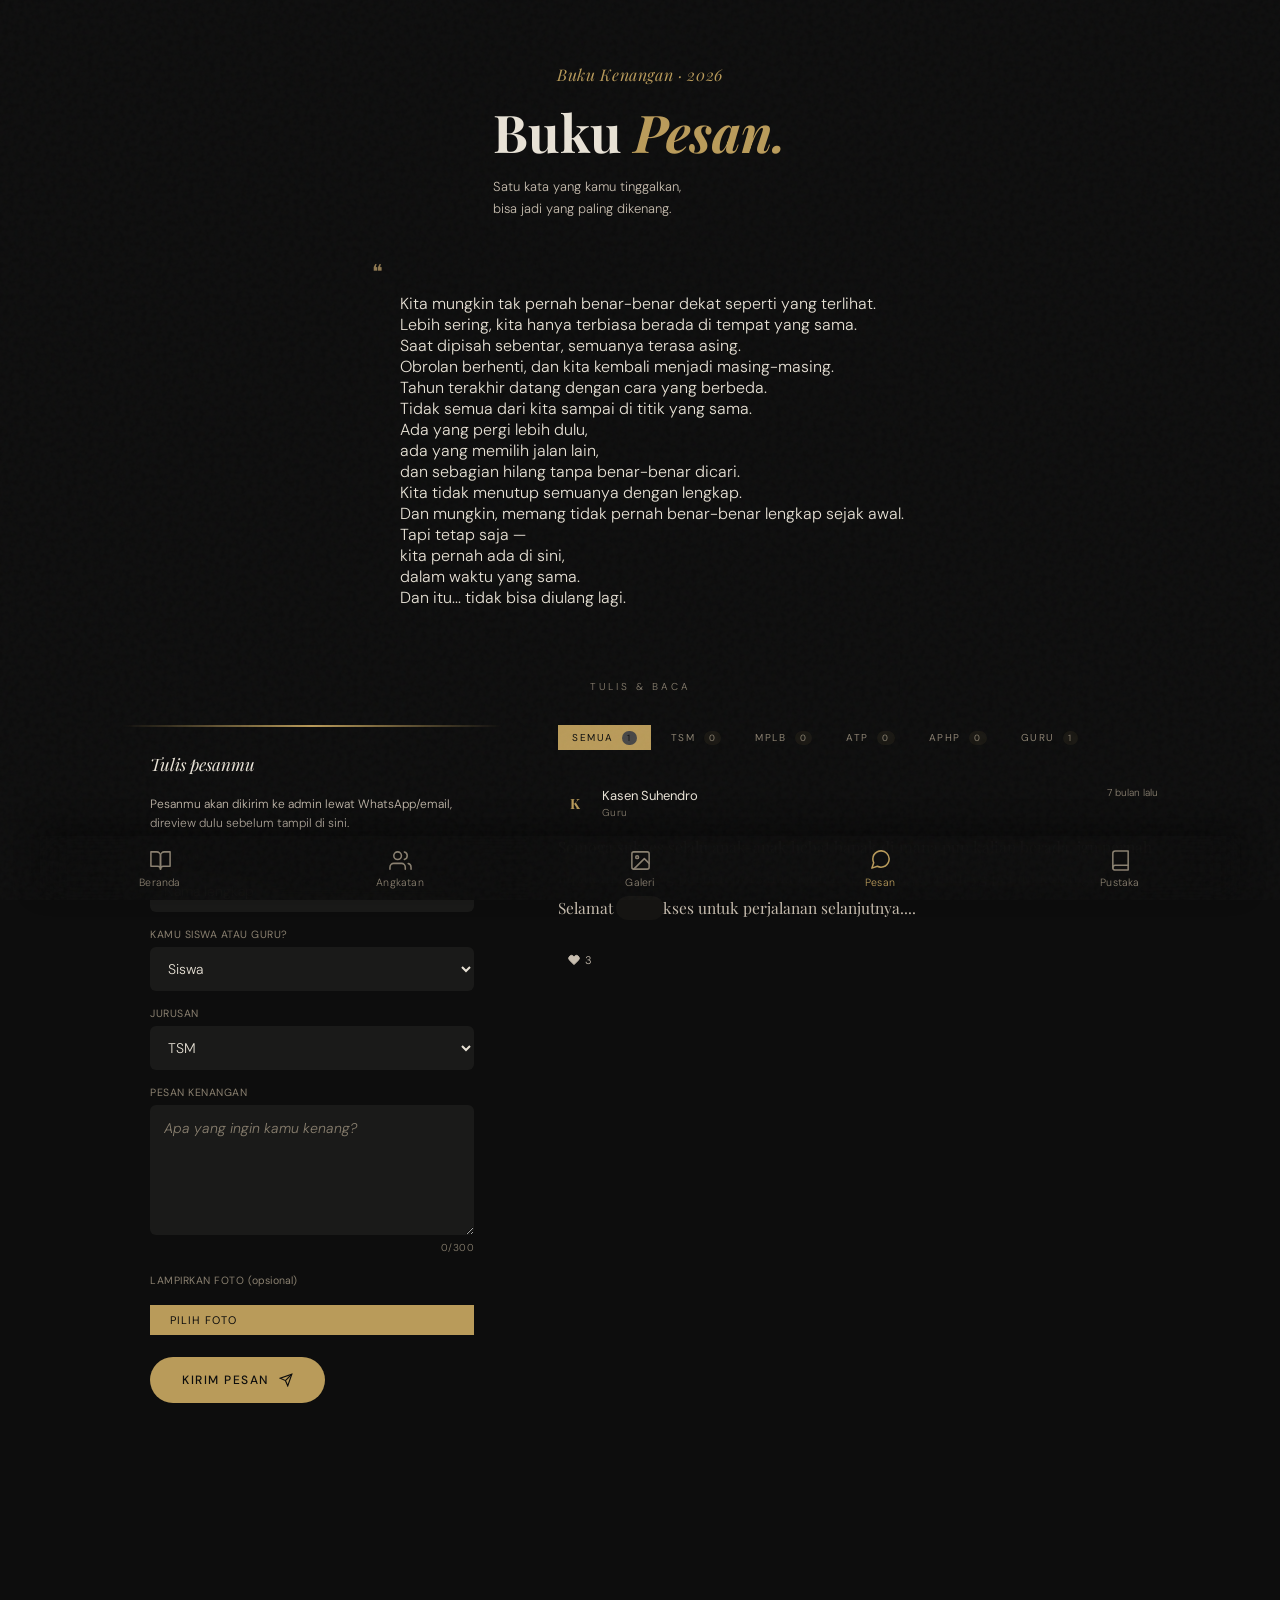
<file: pages/pesan.html>
<!DOCTYPE html>
<html lang="id">
<head>
<meta charset="UTF-8">
<meta name="viewport" content="width=device-width, initial-scale=1.0">
<title>Pesan — Pernah di Sini</title>
<link rel="preconnect" href="https://fonts.googleapis.com">
<link rel="preconnect" href="https://fonts.gstatic.com" crossorigin>
<link rel="stylesheet" href="https://fonts.googleapis.com/css2?family=Playfair+Display:ital,wght@0,400;0,600;0,700;1,400;1,600&family=DM+Sans:ital,opsz,wght@0,9..40,300;0,9..40,400;0,9..40,500;1,9..40,300&display=swap">
<link rel="stylesheet" href="../assets/css/style.css">
<link rel="icon" href="../assets/icons/favicon.ico">
</head>
<body>

  <!-- TAB BAR -->
  <nav class="tab-bar">
    <a href="../index.html" class="tab-item"><svg viewBox="0 0 24 24" fill="none" stroke="currentColor" stroke-width="1.6" stroke-linecap="round" stroke-linejoin="round"><path d="M2 3h6a4 4 0 0 1 4 4v14a3 3 0 0 0-3-3H2z"/><path d="M22 3h-6a4 4 0 0 0-4 4v14a3 3 0 0 1 3-3h7z"/></svg><span class="tab-label">Beranda</span></a>
    <a href="angkatan.html" class="tab-item"><svg viewBox="0 0 24 24" fill="none" stroke="currentColor" stroke-width="1.6" stroke-linecap="round" stroke-linejoin="round"><path d="M17 21v-2a4 4 0 0 0-4-4H5a4 4 0 0 0-4 4v2"/><circle cx="9" cy="7" r="4"/><path d="M23 21v-2a4 4 0 0 0-3-3.87"/><path d="M16 3.13a4 4 0 0 1 0 7.75"/></svg><span class="tab-label">Angkatan</span></a>
    <a href="galeri.html" class="tab-item"><svg viewBox="0 0 24 24" fill="none" stroke="currentColor" stroke-width="1.6" stroke-linecap="round" stroke-linejoin="round"><rect x="3" y="3" width="18" height="18" rx="2"/><circle cx="8.5" cy="8.5" r="1.5"/><polyline points="21 15 16 10 5 21"/></svg><span class="tab-label">Galeri</span></a>
    <a href="pesan.html" class="tab-item active"><svg viewBox="0 0 24 24" fill="none" stroke="currentColor" stroke-width="1.6" stroke-linecap="round" stroke-linejoin="round"><path d="M21 11.5a8.38 8.38 0 0 1-.9 3.8 8.5 8.5 0 0 1-7.6 4.7 8.38 8.38 0 0 1-3.8-.9L3 21l1.9-5.7a8.38 8.38 0 0 1-.9-3.8 8.5 8.5 0 0 1 4.7-7.6 8.38 8.38 0 0 1 3.8-.9h.5a8.48 8.48 0 0 1 8 8v.5z"/></svg><span class="tab-label">Pesan</span></a>
    <a href="pustaka.html" class="tab-item"><svg viewBox="0 0 24 24" fill="none" stroke="currentColor" stroke-width="1.6" stroke-linecap="round" stroke-linejoin="round"><path d="M4 19.5A2.5 2.5 0 0 1 6.5 17H20"/><path d="M6.5 2H20v20H6.5A2.5 2.5 0 0 1 4 19.5v-15A2.5 2.5 0 0 1 6.5 2z"/></svg><span class="tab-label">Pustaka</span></a>
  </nav>

  <!-- HERO -->
  <div class="hero">
    <p class="hero-eyebrow">Buku Kenangan · 2026</p>
    <h1 class="hero-title">Buku <em>Pesan.</em></h1>
    <p class="hero-sub">Satu kata yang kamu tinggalkan,<br>bisa jadi yang paling dikenang.</p>
  </div>

  <!-- PROSE -->
  <div class="prose-block-pesan">
    <div class="prose-inner">
      <div class="prose">
        <p class="line">Kita mungkin tak pernah benar-benar dekat seperti yang terlihat.</p>
        <p>Lebih sering, kita hanya terbiasa berada di tempat yang sama.</p>

        <p class="line">Saat dipisah sebentar, semuanya terasa asing.</p>
        <p>Obrolan berhenti, dan kita kembali menjadi masing-masing.</p>

        <p class="line">Tahun terakhir datang dengan cara yang berbeda.</p>
        <p>Tidak semua dari kita sampai di titik yang sama.</p>

        <p class="line">Ada yang pergi lebih dulu,</p>
        <p class="line">ada yang memilih jalan lain,</p>
        <p>dan sebagian hilang tanpa benar-benar dicari.</p>

        <p class="line">Kita tidak menutup semuanya dengan lengkap.</p>
        <p>Dan mungkin, memang tidak pernah benar-benar lengkap sejak awal.</p>

        <p class="line">Tapi tetap saja —</p>
        <p class="line">kita pernah ada di sini,</p>
        <p>dalam waktu yang sama.</p>

        <p>Dan itu... tidak bisa diulang lagi.</p>
      </div>
    </div>
  </div>

  <!-- DIVIDER -->
  <div class="section-sep">
    <span>Tulis &amp; Baca</span>
  </div>

  <!-- MAIN: form + messages -->
  <div class="pesan-main" id="main-pesan-wrapper">

    <!-- KIRI: form -->
    <div class="pesan-left">
      <div class="pesan-form" id="pesan-form">
        <div class="form-title">Tulis pesanmu</div>
        <p class="form-note">Pesanmu akan dikirim ke admin lewat WhatsApp/email, direview dulu sebelum tampil di sini.</p>

        <div class="form-field">
          <label>Namamu</label>
          <input type="text" id="msg-nama" class="msg-input" placeholder="Nama lengkap" maxlength="60">
        </div>

        <div class="form-field">
          <label>Kamu siswa atau guru?</label>
          <select id="msg-peran" class="msg-input">
            <option value="Siswa">Siswa</option>
            <option value="Guru">Guru</option>
          </select>
        </div>

        <div class="form-field" id="msg-jurusan-field">
          <label>Jurusan</label>
          <select id="msg-jurusan" class="msg-input">
            <option value="TSM">TSM</option>
            <option value="MPLB">MPLB</option>
            <option value="ATP">ATP</option>
            <option value="APHP">APHP</option>
          </select>
        </div>

        <!-- Textarea -->
        <div class="form-field form-field--no-gap">
          <label>Pesan kenangan</label>
          <textarea id="msg-text" class="msg-field"
                    placeholder="Apa yang ingin kamu kenang?" maxlength="300"></textarea>
        </div>
        <div class="char-row">
          <span class="char-count"><span id="char-count">0</span>/300</span>
        </div>

        <div class="form-field">
          <label>Lampirkan foto <span class="label-optional">(opsional)</span></label>
          <input type="file" id="msg-photo-file" accept="image/*" class="visually-hidden">
          <button type="button" id="msg-photo-pick-btn" class="pick-file-btn">Pilih Foto</button>
          <div class="msg-photo-preview-wrap" id="msg-photo-preview-wrap">
            <img id="msg-photo-preview" class="upload-preview-img" alt="Preview foto buat pesan ini">
            <button type="button" id="msg-photo-remove-btn" class="msg-photo-remove-btn" aria-label="Hapus foto">
              <svg width="12" height="12" viewBox="0 0 24 24" fill="none" stroke="currentColor" stroke-width="2.5" aria-hidden="true"><line x1="18" y1="6" x2="6" y2="18"/><line x1="6" y1="6" x2="18" y2="18"/></svg>
            </button>
          </div>
        </div>

        <button class="btn-primary" id="submit-btn" onclick="handleSubmitPesan()" >
          Kirim Pesan
          <svg width="14" height="14" viewBox="0 0 24 24" fill="none" stroke="currentColor" stroke-width="2">
            <line x1="22" y1="2" x2="11" y2="13"/>
            <polygon points="22 2 15 22 11 13 2 9 22 2"/>
          </svg>
        </button>
      </div>
    </div><!-- /pesan-left -->

    <!-- KANAN: messages -->
    <div class="pesan-right">

      <!-- Pesan admin (pinned) -->
      <div id="admin-msg-container"></div>

      <!-- Filter jurusan -->
      <div class="filter-jurusan">
        <button class="jurusan-filter-btn active" data-jurusan="semua" aria-pressed="true">Semua <span class="count-badge">0</span></button>
        <button class="jurusan-filter-btn" data-jurusan="TSM" aria-pressed="false">TSM <span class="count-badge">0</span></button>
        <button class="jurusan-filter-btn" data-jurusan="MPLB" aria-pressed="false">MPLB <span class="count-badge">0</span></button>
        <button class="jurusan-filter-btn" data-jurusan="ATP" aria-pressed="false">ATP <span class="count-badge">0</span></button>
        <button class="jurusan-filter-btn" data-jurusan="APHP" aria-pressed="false">APHP <span class="count-badge">0</span></button>
        <button class="jurusan-filter-btn" data-jurusan="Guru" aria-pressed="false">Guru <span class="count-badge">0</span></button>
      </div>

      <!-- Daftar pesan -->
      <div class="messages-list" id="messages-list"></div>

    </div><!-- /pesan-right -->

  </div><!-- /pesan-main -->


  <div class="toast" id="toast" role="status" aria-live="polite"></div>

  <script src="../assets/js/utils.js"></script>
  <script src="../assets/js/data.js"></script>
  <script src="../assets/js/submit-config.js"></script>
  <script src="../assets/js/submit.js"></script>
  <script src="../assets/js/pesan.js"></script>
</body>
</html>
</file>
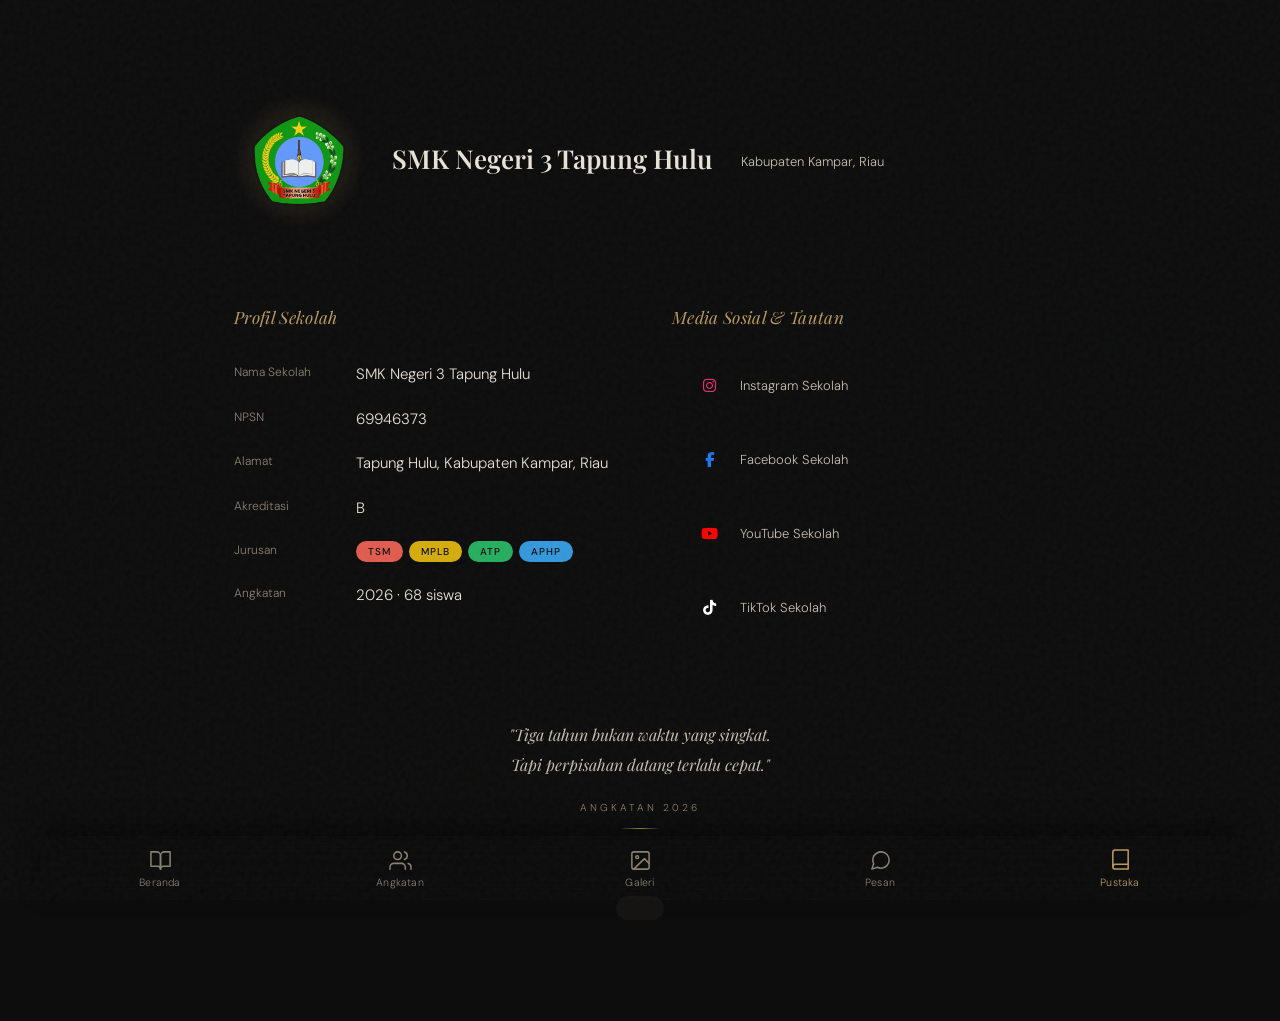
<file: pages/pustaka.html>
<!DOCTYPE html>
<html lang="id">
<head>
<meta charset="UTF-8">
<meta name="viewport" content="width=device-width, initial-scale=1.0">
<title>Pustaka — Pernah di Sini</title>
<link rel="preconnect" href="https://fonts.googleapis.com">
<link rel="preconnect" href="https://fonts.gstatic.com" crossorigin>
<link rel="stylesheet" href="https://fonts.googleapis.com/css2?family=Playfair+Display:ital,wght@0,400;0,600;0,700;1,400;1,600&family=DM+Sans:ital,opsz,wght@0,9..40,300;0,9..40,400;0,9..40,500;1,9..40,300&display=swap">
<link rel="stylesheet" href="../assets/css/style.css">
<link rel="icon" href="../assets/icons/favicon.ico">
<link rel="stylesheet" href="https://cdnjs.cloudflare.com/ajax/libs/font-awesome/6.4.0/css/all.min.css">
</head>
<body>
  <nav class="tab-bar">
    <a href="../index.html" class="tab-item"><svg viewBox="0 0 24 24" fill="none" stroke="currentColor" stroke-width="1.6" stroke-linecap="round" stroke-linejoin="round"><path d="M2 3h6a4 4 0 0 1 4 4v14a3 3 0 0 0-3-3H2z"/><path d="M22 3h-6a4 4 0 0 0-4 4v14a3 3 0 0 1 3-3h7z"/></svg><span class="tab-label">Beranda</span></a>
    <a href="angkatan.html" class="tab-item"><svg viewBox="0 0 24 24" fill="none" stroke="currentColor" stroke-width="1.6" stroke-linecap="round" stroke-linejoin="round"><path d="M17 21v-2a4 4 0 0 0-4-4H5a4 4 0 0 0-4 4v2"/><circle cx="9" cy="7" r="4"/><path d="M23 21v-2a4 4 0 0 0-3-3.87"/><path d="M16 3.13a4 4 0 0 1 0 7.75"/></svg><span class="tab-label">Angkatan</span></a>
    <a href="galeri.html" class="tab-item"><svg viewBox="0 0 24 24" fill="none" stroke="currentColor" stroke-width="1.6" stroke-linecap="round" stroke-linejoin="round"><rect x="3" y="3" width="18" height="18" rx="2"/><circle cx="8.5" cy="8.5" r="1.5"/><polyline points="21 15 16 10 5 21"/></svg><span class="tab-label">Galeri</span></a>
    <a href="pesan.html" class="tab-item"><svg viewBox="0 0 24 24" fill="none" stroke="currentColor" stroke-width="1.6" stroke-linecap="round" stroke-linejoin="round"><path d="M21 11.5a8.38 8.38 0 0 1-.9 3.8 8.5 8.5 0 0 1-7.6 4.7 8.38 8.38 0 0 1-3.8-.9L3 21l1.9-5.7a8.38 8.38 0 0 1-.9-3.8 8.5 8.5 0 0 1 4.7-7.6 8.38 8.38 0 0 1 3.8-.9h.5a8.48 8.48 0 0 1 8 8v.5z"/></svg><span class="tab-label">Pesan</span></a>
    <a href="pustaka.html" class="tab-item active"><svg viewBox="0 0 24 24" fill="none" stroke="currentColor" stroke-width="1.6" stroke-linecap="round" stroke-linejoin="round"><path d="M4 19.5A2.5 2.5 0 0 1 6.5 17H20"/><path d="M6.5 2H20v20H6.5A2.5 2.5 0 0 1 4 19.5v-15A2.5 2.5 0 0 1 6.5 2z"/></svg><span class="tab-label">Pustaka</span></a>
  </nav>

  <div class="page-wrapper" id="main-pustaka-wrapper">
    <div class="school-header">
      <div class="school-emblem"><img src="../assets/icons/lambang-sekolah.png" alt="Lambang SMK Negeri 3 Tapung Hulu"></div>
      <h1 class="school-name">SMK Negeri 3 Tapung Hulu</h1>
      <div class="school-sub">Kabupaten Kampar, Riau</div>
    </div>

    <div class="desktop-2col">
    <div class="info-block">
      <h2>Profil Sekolah</h2>
      <div class="info-item">
        <span class="info-item-label">Nama Sekolah</span>
        <span class="info-item-value">SMK Negeri 3 Tapung Hulu</span>
      </div>
      <div class="info-item">
        <span class="info-item-label">NPSN</span>
        <span class="info-item-value">69946373</span>
      </div>
      <div class="info-item">
        <span class="info-item-label">Alamat</span>
        <span class="info-item-value">Tapung Hulu, Kabupaten Kampar, Riau</span>
      </div>
      <div class="info-item">
        <span class="info-item-label">Akreditasi</span>
        <span class="info-item-value">B</span>
      </div>
      <div class="info-item">
        <span class="info-item-label">Jurusan</span>
        <span class="info-item-value">
          <div class="jurusan-pills">
            <span class="jurusan-pill jurusan-pill-tsm">TSM</span>
            <span class="jurusan-pill jurusan-pill-mplb">MPLB</span>
            <span class="jurusan-pill jurusan-pill-atp">ATP</span>
            <span class="jurusan-pill jurusan-pill-aphp">APHP</span>
          </div>
        </span>
      </div>
      <div class="info-item">
        <span class="info-item-label">Angkatan</span>
        <span class="info-item-value">2026 · 68 siswa</span>
      </div>
    </div>

    <div class="info-block">
      <h2>Media Sosial &amp; Tautan</h2>
      <div class="social-links">
        <a href="https://www.instagram.com/smknegeritigatapunghulu/" class="social-link">
          <div class="social-icon"><i class="fab fa-instagram"></i></div>
          <span>Instagram Sekolah</span>
          <span class="social-arrow"><svg width="13" height="13" viewBox="0 0 24 24" fill="none" stroke="currentColor" stroke-width="2"><path d="M5 12h14M12 5l7 7-7 7"/></svg></span>
        </a>
        <a href="https://www.facebook.com/p/SMKN-3-Tapung-Hulu-100093093844329/" class="social-link">
          <div class="social-icon"><i class="fab fa-facebook-f"></i></div>
          <span>Facebook Sekolah</span>
          <span class="social-arrow"><svg width="13" height="13" viewBox="0 0 24 24" fill="none" stroke="currentColor" stroke-width="2"><path d="M5 12h14M12 5l7 7-7 7"/></svg></span>
        </a>
        <a href="https://youtube.com/@smkn3tapunghulu?si=j3iJLv2gODtss_2M" class="social-link">
          <div class="social-icon"><i class="fab fa-youtube"></i></div>
          <span>YouTube Sekolah</span>
          <span class="social-arrow"><svg width="13" height="13" viewBox="0 0 24 24" fill="none" stroke="currentColor" stroke-width="2"><path d="M5 12h14M12 5l7 7-7 7"/></svg></span>
        </a>
        <a href="https://www.tiktok.com/@smkn3tapunghulu?_r=1&_t=ZS-95EIklWM7CK" class="social-link">
          <div class="social-icon"><i class="fab fa-tiktok"></i></div>
          <span>TikTok Sekolah</span>
          <span class="social-arrow"><svg width="13" height="13" viewBox="0 0 24 24" fill="none" stroke="currentColor" stroke-width="2"><path d="M5 12h14M12 5l7 7-7 7"/></svg></span>
        </a>
      </div>
    </div>

    </div><!-- /desktop-2col -->

    <div class="closing-quote">
      <p>"Tiga tahun bukan waktu yang singkat.<br>Tapi perpisahan datang terlalu cepat."</p>
      <span class="angkatan-tag">Angkatan 2026</span>
      <span class="gold-line"></span>
    </div>
  </div>

  <div class="toast" id="toast" role="status" aria-live="polite"></div>
  <script src="../assets/js/utils.js"></script>
</body>
</html>
</file>
<file: assets/css/style.css>
/* ══════════════════════════════════════════
   PERNAH DI SINI — SMK Negeri 3 Tapung Hulu
   Dark Theme Stylesheet — Consolidated
   (font Google dipindah ke <link preconnect> di <head> tiap halaman,
    supaya nggak nunggu CSS ini selesai di-fetch dulu — lihat README)
══════════════════════════════════════════ */

/* ══════════════════════════
   VARIABLES
══════════════════════════ */
:root {
  color-scheme: dark;
  --bg:          #0D0D0D;
  --bg-raised:   transparent;
  --bg-card:     transparent;
  --bg-hover:    rgba(185, 155, 90, .07);
  --border:      transparent;
  --border-gold: transparent;
  --text:        #E8E2D6;
  --text-muted:  #C8BEB0;
  --text-dim:    #8A8070;
  --gold:        #B99B5A;
  --gold-bright: #D4B878;
  --gold-dim:    #8F7850; /* dinaikkan dari #7A6535 — versi lama cuma ~3.46:1 di atas --bg, gagal AA 4.5:1 buat teks kecil yang pakainya (eyebrow, badge, count, dll) */
  --red:         #C0392B;
  --yellow:      #B8940A;
  --green:       #1E8449;
  --blue:        #1A6DA3;
  --shadow:      #2a2a2a;
  --page-max:    480px;
  --desktop-max: 1200px;
  --desktop-bp:  1024px;

  /* Warna jurusan — dulu di-hardcode berkali-kali di beberapa tempat beda,
     sekarang satu sumber biar gampang diubah */
  --jurusan-tsm:  #E05C50;
  --jurusan-mplb: #D4AC0D;
  --jurusan-atp:  #27AE60;
  --jurusan-aphp: #3498DB;
}

/* ══════════════════════════
   RESET & BASE
══════════════════════════ */
* { margin: 0; padding: 0; box-sizing: border-box; }
html { scroll-behavior: smooth; }

/* Fokus keyboard — sebelumnya cuma input form yang punya state fokus,
   tombol/link/card lain diam-diam nggak kelihatan fokusnya pas navigasi Tab */
a:focus-visible,
button:focus-visible,
[tabindex]:focus-visible,
input:focus-visible,
select:focus-visible,
textarea:focus-visible {
  outline: 2px solid var(--gold);
  outline-offset: 2px;
}

/* Hormati preferensi "reduce motion" — situs ini banyak animasi
   (fade, breathe, shimmer, scroll-bob, dll), orang yang sensitif gerakan
   butuh cara mematikannya */
@media (prefers-reduced-motion: reduce) {
  *, *::before, *::after {
    animation-duration: 0.01ms !important;
    animation-iteration-count: 1 !important;
    transition-duration: 0.01ms !important;
    scroll-behavior: auto !important;
  }
}

body {
  background: var(--bg);
  color: var(--text);
  font-family: 'DM Sans', sans-serif;
  font-weight: 300;
  min-height: 100vh;
  overflow-x: hidden;
  animation: pageIn 0.5s cubic-bezier(0.2, 0, 0.4, 1);
  display: flex;
  flex-direction: column;
  padding-bottom: 72px;
}

body::before {
  content: '';
  position: fixed;
  inset: 0;
  background-image: url("data:image/svg+xml,%3Csvg viewBox='0 0 200 200' xmlns='http://www.w3.org/2000/svg'%3E%3Cfilter id='n'%3E%3CfeTurbulence type='fractalNoise' baseFrequency='0.85' numOctaves='4' stitchTiles='stitch'/%3E%3C/filter%3E%3Crect width='100%25' height='100%25' filter='url(%23n)' opacity='0.04'/%3E%3C/svg%3E");
  pointer-events: none;
  z-index: 9999;
  opacity: 0.7;
}

@keyframes pageIn {
  from { opacity: 0; transform: translateY(14px); }
  to   { opacity: 1; transform: translateY(0); }
}
/* Transisi pindah halaman — dibuat elemen overlay-nya di utils.js
   (.pds-page-overlay, toggle .active), tapi CSS-nya sendiri kelewat
   nggak pernah ditulis. Overlay-nya selama ini "nyala" tanpa posisi,
   warna, atau transisi apa pun — klik link mana pun di situs ini nunggu
   ~220ms tanpa ada perubahan visual sama sekali (kerasa lag, bukan fade). */
.pds-page-overlay {
  position: fixed;
  inset: 0;
  z-index: 9999;
  background: var(--bg);
  opacity: 0;
  pointer-events: none;
  transition: opacity 0.22s ease;
}
.pds-page-overlay.active {
  opacity: 1;
  pointer-events: all;
}

::-webkit-scrollbar { width: 3px; }
::-webkit-scrollbar-track { background: var(--bg); }
::-webkit-scrollbar-thumb { background: var(--gold-dim); }

/* ══════════════════════════
   TAB BAR
   Ganti navbar atas (teks, scroll horizontal + hint panah) dan footer
   prev/next — dua-duanya sekarang jadi satu bottom bar langsung-tunjuk,
   nggak perlu scroll atau page-turning berurutan lagi.
══════════════════════════ */
.tab-bar {
  position: fixed;
  bottom: 0; left: 0; right: 0;
  z-index: 100;
  display: flex;
  background: rgba(13, 13, 13, .92);
  backdrop-filter: blur(16px);
  -webkit-backdrop-filter: blur(16px);
  box-shadow: 0 -10px 24px rgba(0, 0, 0, .35);
  padding-bottom: env(safe-area-inset-bottom, 0px);
}
.tab-item {
  flex: 1;
  display: flex;
  flex-direction: column;
  align-items: center;
  justify-content: center;
  gap: 4px;
  padding: 9px 4px 7px;
  color: var(--text-dim);
  text-decoration: none;
  transition: color 0.2s;
}
.tab-item svg { width: 21px; height: 21px; transition: transform 0.2s; }
.tab-label {
  font-family: 'DM Sans', sans-serif;
  font-size: 9.5px;
  letter-spacing: .2px;
}
.tab-item:hover,
.tab-item.active { color: var(--gold); }
.tab-item.active svg { transform: translateY(-1px); }

/* ══════════════════════════
   PAGE WRAPPER
══════════════════════════ */
.page-wrapper {
  max-width: var(--page-max);
  margin: 0 auto;
  padding: 48px 24px calc(96px + env(safe-area-inset-bottom, 0px));
}

/* ══════════════════════════
   SHARED HERO
   (angkatan, galeri, pesan)
══════════════════════════ */
.hero {
  padding: 48px 24px 36px;
  text-align: center;
}
.hero-eyebrow {
  font-size: 10px;
  letter-spacing: 4px;
  text-transform: uppercase;
  color: var(--text-dim);
  margin-bottom: 20px;
  display: flex;
  align-items: center;
  justify-content: center;
  gap: 12px;
}
.hero-eyebrow::before,
.hero-eyebrow::after {
  content: '';
  width: 32px; height: 1px;
  background: var(--border);
}
.hero-title {
  font-family: 'Playfair Display', serif;
  font-size: clamp(36px, 10vw, 52px);
  font-weight: 700;
  line-height: 1.05;
  color: var(--text);
}
.hero-title em { font-style: italic; color: var(--gold); }
.hero-sub {
  font-size: 13px;
  color: var(--text-muted);
  max-width: 300px;
  margin: 16px auto 0;
  line-height: 1.75;
}
.hero-stat {
  display: inline-flex;
  align-items: center;
  gap: 10px;
  margin-top: 24px;
  background: var(--bg-card);
  border: 1px solid var(--border);
  padding: 8px 20px;
  font-size: 12px;
  color: var(--text-muted);
  letter-spacing: 0.5px;
}
.hero-stat .dot {
  width: 5px; height: 5px;
  border-radius: 50%;
  background: var(--border-gold);
}
.hero-stat .sep { width: 1px; height: 12px; background: var(--border); }

/* ══════════════════════════
   SHARED SECTION LABEL
══════════════════════════ */
.block-label {
  font-size: 10px;
  letter-spacing: 3px;
  text-transform: uppercase;
  color: var(--text-dim);
  text-align: center;
  margin-bottom: 14px;
  display: flex;
  align-items: center;
  gap: 12px;
}
.block-label::before, .block-label::after {
  content: '';
  flex: 1;
  height: 1px;
  background: var(--border);
}

/* ══════════════════════════
   SHARED FILTER BUTTONS
══════════════════════════ */
.filter-btn,
.jurusan-filter-btn {
  background: none;
  border: 1px solid var(--border);
  font-family: 'DM Sans', sans-serif;
  font-size: 10px;
  letter-spacing: 1.5px;
  text-transform: uppercase;
  padding: 6px 14px;
  cursor: pointer;
  color: var(--text-muted);
  transition: border-color 0.2s, color 0.2s, background 0.2s;
}
.filter-btn:hover,
.jurusan-filter-btn:hover  { border-color: var(--border-gold); color: var(--text); }
.filter-btn.active,
.jurusan-filter-btn.active { background: var(--gold); border-color: var(--gold); color: var(--bg); }

.cat-filter-row,
.filter-jurusan {
  display: flex;
  gap: 6px;
  flex-wrap: wrap;
  margin-bottom: 20px;
}

/* ══════════════════════════
   SHARED REACTION COMPONENTS
══════════════════════════ */
.reaction-badge,
.reaction-count {
  background: var(--bg-raised);
  border: 1px solid var(--border);
  border-radius: 20px;
  padding: 2px 7px;
  font-size: 11px;
  color: var(--text);
  cursor: pointer;
  transition: border-color 0.15s;
  white-space: nowrap;
}
.reaction-badge:hover,
.reaction-count:hover { border-color: var(--border-gold); }

/* ══════════════════════════
   BUTTONS
══════════════════════════ */
.btn-primary {
  display: inline-flex;
  align-items: center;
  gap: 10px;
  background: var(--gold);
  color: var(--bg);
  border: none;
  font-family: 'DM Sans', sans-serif;
  font-size: 12px;
  font-weight: 500;
  letter-spacing: 1.5px;
  text-transform: uppercase;
  padding: 15px 32px;
  cursor: pointer;
  transition: all 0.2s ease;
  text-decoration: none;
  border-radius: 40px;
}
.btn-primary:hover { background: var(--gold-bright); }
.btn-primary svg { transition: transform 0.2s; }
.btn-primary:hover svg { transform: translateX(4px); }

/* ══════════════════════════
   TOAST
══════════════════════════ */
.toast {
  position: fixed;
  bottom: 80px;
  left: 50%;
  transform: translateX(-50%) translateY(100px);
  background: var(--bg-card);
  color: var(--text);
  border: 1px solid var(--border-gold);
  padding: 12px 24px;
  font-size: 12px;
  z-index: 9998;
  transition: transform 0.3s ease;
  pointer-events: none;
  max-width: 90vw;
  text-align: center;
  letter-spacing: 0.3px;
  border-radius: 40px;
}
.toast.show { transform: translateX(-50%) translateY(0); }

/* ══════════════════════════
   MODAL BASE
══════════════════════════ */
.modal-overlay {
  display: none;
  position: fixed;
  inset: 0;
  background: #181818;
  z-index: 500;
  align-items: center;
  justify-content: center;
  padding: 20px;
  backdrop-filter: blur(8px);
}
.modal-overlay.open { display: flex; }

/* ══════════════════════════
   FORMS (shared)
══════════════════════════ */
.form-field { display: flex; flex-direction: column; gap: 6px; margin-bottom: 16px; }
.form-field--no-gap { margin-bottom: 0; }
.form-field label {
  font-size: 10px;
  letter-spacing: 1.5px;
  text-transform: uppercase;
  color: var(--text-dim);
  font-weight: 400;
}
.form-field input,
.form-field select,
.form-field textarea {
  background: var(--bg-raised);
  border: 1px solid var(--border);
  font-family: 'DM Sans', sans-serif;
  font-size: 14px;
  font-weight: 300;
  color: var(--text);
  padding: 12px 14px;
  outline: none;
  transition: border-color 0.2s;
  width: 100%;
  border-radius: 12px;
}
.form-field input::placeholder,
.form-field textarea::placeholder { color: var(--text-dim); }
.form-field select option { background: var(--bg-card); color: var(--text); }
.form-field input:focus,
.form-field select:focus,
.form-field textarea:focus { border-color: var(--gold-dim); }

/* ══════════════════════════
   ANIMATIONS (shared)
══════════════════════════ */
@keyframes shimmer   { 0%,100%{opacity:1} 50%{opacity:0.3} }
@keyframes fadeUp    { from{opacity:0;transform:translateY(16px)} to{opacity:1;transform:translateY(0)} }
@keyframes breathe   { 0%,100%{opacity:0.6;transform:translate(-50%,-50%) scale(1)} 50%{opacity:1;transform:translate(-50%,-50%) scale(1.1)} }

.fade-up  { opacity: 0; animation: fadeUp 0.8s ease forwards; }
.delay-1  { animation-delay: 0.1s; }
.delay-2  { animation-delay: 0.25s; }
.delay-3  { animation-delay: 0.45s; }
.delay-4  { animation-delay: 0.6s; }


/* ══════════════════════════════════════════
   PAGE: INDEX (landing cover)
══════════════════════════════════════════ */
.index-body {
  height: 100%;
  overflow: hidden;
  display: flex;
  align-items: center;
  justify-content: center;
  background: var(--bg);
  animation: none;
}
.atm-vignette {
  position: fixed; inset: 0;
  background: radial-gradient(ellipse at center, transparent 30%, #202020 100%);
  pointer-events: none;
  z-index: 1;
}
.atm-glow {
  position: fixed;
  top: 50%; left: 50%;
  transform: translate(-50%, -50%);
  width: 600px; height: 400px;
  background: radial-gradient(ellipse, #131208 0%, transparent 70%);
  pointer-events: none;
  z-index: 0;
  animation: breathe 8s ease-in-out infinite;
}
.spine {
  position: fixed;
  left: 0; top: 0; bottom: 0;
  width: 6px;
  background: linear-gradient(180deg, var(--gold-dim) 0%, var(--gold) 40%, var(--gold-dim) 70%, #3d3018 100%);
  z-index: 10;
}
.spine::after {
  content: '';
  position: absolute;
  inset: 0;
  background: linear-gradient(90deg, rgba(255,255,255,0.12), transparent);
}
.frame {
  position: fixed;
  inset: 18px 18px 18px 24px;
  border: 1px solid #2a2210;
  pointer-events: none;
  z-index: 2;
}
.frame::before {
  content: '';
  position: absolute;
  inset: 8px;
  border: 1px solid #1a1608;
}
.corner {
  position: absolute;
  width: 20px; height: 20px;
  border-color: var(--gold);
  border-style: solid;
  opacity: 0.5;
}
.corner.tl { top: -1px;    left: -1px;  border-width: 1px 0 0 1px; }
.corner.tr { top: -1px;    right: -1px; border-width: 1px 1px 0 0; }
.corner.bl { bottom: -1px; left: -1px;  border-width: 0 0 1px 1px; }
.corner.br { bottom: -1px; right: -1px; border-width: 0 1px 1px 0; }

.cover {
  position: relative; z-index: 5;
  text-align: center;
  padding: 40px 28px;
  max-width: 320px; width: 100%;
}
.cover-eyebrow {
  font-size: 9px; letter-spacing: 5px; text-transform: uppercase;
  color: var(--gold-dim); margin-bottom: 36px;
  opacity: 0; animation: up 0.9s 0.3s cubic-bezier(0.2,0,0.3,1) forwards;
}
.cover-title {
  font-family: 'Playfair Display', serif; font-weight: 700;
  line-height: 1; letter-spacing: -1px; margin-bottom: 0;
  opacity: 0; animation: up 0.9s 0.55s cubic-bezier(0.2,0,0.3,1) forwards;
}
.cover-title .word1 { font-size: clamp(52px, 14vw, 72px); color: var(--text); display: block; }
.cover-title .word2 { font-size: clamp(52px, 14vw, 72px); color: var(--gold); font-style: italic; display: block; margin-top: -4px; }
.cover-title .word3 { font-size: clamp(28px, 7vw, 38px); color: #a09888; display: block; font-weight: 400; letter-spacing: 2px; margin-top: 4px; }
.cover-rule {
  width: 1px; height: 40px;
  background: linear-gradient(to bottom, transparent, var(--gold-dim), transparent);
  margin: 28px auto;
  opacity: 0; animation: up 0.9s 0.85s cubic-bezier(0.2,0,0.3,1) forwards;
}
.cover-school {
  font-size: 11px; font-weight: 300; color: var(--text-dim);
  letter-spacing: 0.3px; line-height: 2;
  opacity: 0; animation: up 0.9s 1.0s cubic-bezier(0.2,0,0.3,1) forwards;
}
.cover-school strong { display: block; color: #C8BEB0; font-weight: 400; font-size: 12px; }

.btn-enter {
  margin-top: 44px;
  display: inline-flex; align-items: center; gap: 14px;
  font-family: 'DM Sans', sans-serif; font-size: 10px; font-weight: 400;
  letter-spacing: 3px; text-transform: uppercase;
  color: var(--gold-dim); text-decoration: none; cursor: pointer;
  background: none; border: none; padding: 0;
  opacity: 0; animation: up 0.9s 1.3s cubic-bezier(0.2,0,0.3,1) forwards;
  transition: color 0.4s ease; position: relative;
}
.btn-enter::before {
  content: ''; position: absolute; bottom: -6px; left: 0; right: 0;
  height: 1px; background: var(--gold-dim);
  transform: scaleX(0); transform-origin: left; transition: transform 0.4s ease;
}
.btn-enter:hover { color: var(--gold); }
.btn-enter:hover::before { transform: scaleX(1); background: var(--gold); }
.btn-enter .arrow {
  width: 28px; height: 1px; background: currentColor;
  position: relative; transition: width 0.4s ease;
}
.btn-enter .arrow::after {
  content: ''; position: absolute; right: 0; top: -3px;
  width: 6px; height: 6px;
  border-right: 1px solid currentColor; border-top: 1px solid currentColor;
  transform: rotate(45deg);
}
.btn-enter:hover .arrow { width: 40px; }

.year-stamp {
  position: fixed; bottom: 32px; right: 32px;
  font-family: 'Playfair Display', serif; font-size: 11px; font-style: italic;
  color: var(--text-dim); letter-spacing: 1px; z-index: 10;
  opacity: 0; animation: up 0.9s 1.5s cubic-bezier(0.2,0,0.3,1) forwards;
}
.cover-whisper {
  position: fixed; bottom: 32px; left: 32px;
  font-size: 9px; color: var(--text-dim); letter-spacing: 0.5px; font-style: italic;
  max-width: 160px; line-height: 1.8; z-index: 10;
  opacity: 0; animation: up 0.9s 1.6s cubic-bezier(0.2,0,0.3,1) forwards;
  display: none;
}

@keyframes up { from{opacity:0;transform:translateY(12px)} to{opacity:1;transform:translateY(0)} }


/* ══════════════════════════════════════════
   PAGE: PEMBUKA
══════════════════════════════════════════ */
.pembuka-hero {
  height: 100svh;
  display: flex; flex-direction: column;
  align-items: center; justify-content: center;
  text-align: center; padding: 0 28px;
  position: relative; overflow: hidden;
}
.hero-glow {
  position: absolute; top: 50%; left: 50%;
  transform: translate(-50%, -60%);
  width: 500px; height: 300px;
  background: radial-gradient(ellipse, #161408 0%, transparent 70%);
  pointer-events: none;
  animation: pembuka-breathe 10s ease-in-out infinite;
}
@keyframes pembuka-breathe {
  0%,100% { opacity:0.5; transform:translate(-50%,-60%) scale(1); }
  50%     { opacity:1;   transform:translate(-50%,-62%) scale(1.15); }
}
.hero-pre {
  font-family: 'DM Sans', sans-serif; font-size: 11px; font-weight: 300;
  letter-spacing: 3px; text-transform: uppercase; color: var(--text-dim);
  display: block; margin-bottom: 28px;
  opacity: 0; animation: fadeIn 1s 0.3s forwards;
}
.hero-main {
  font-family: 'Playfair Display', serif;
  font-size: clamp(28px, 7.5vw, 52px); font-weight: 600;
  line-height: 1.25; color: var(--text);
  display: block; opacity: 0; animation: fadeIn 1.2s 0.7s forwards;
}
.hero-main em { font-style: italic; color: var(--gold); }
.hero-main .strike { position: relative; color: var(--text-muted); }
.hero-main .strike::after {
  content: ''; position: absolute; left: 0; right: 0; top: 50%;
  height: 1px; background: var(--text-dim);
  transform: scaleX(0); animation: strikeIn 0.6s 2s ease forwards;
}
@keyframes strikeIn { from{transform:scaleX(0)} to{transform:scaleX(1)} }
.hero-rule {
  width: 1px; height: 80px;
  background: linear-gradient(to bottom, var(--gold-dim), transparent);
  margin: 48px auto 0;
  opacity: 0; animation: fadeIn 1s 1.4s forwards;
}
.hero-scroll {
  position: absolute; bottom: 28px; left: 50%; transform: translateX(-50%);
  font-size: 9px; letter-spacing: 3px; text-transform: uppercase; color: var(--text-dim);
  opacity: 0; animation: fadeIn 1s 2.2s forwards, scrollBob 2.4s 2.2s ease-in-out infinite;
}
@keyframes scrollBob {
  0%,100% { transform:translateX(-50%) translateY(0); }
  50%     { transform:translateX(-50%) translateY(4px); }
}
@keyframes fadeIn { from{opacity:0;transform:translateY(10px)} to{opacity:1;transform:translateY(0)} }

.prose-wrap {
  max-width: var(--page-max); width: 100%; margin: 0 auto; padding: 80px 24px 60px; box-sizing: border-box;
}
.prose-intro {
  font-size: 9px; letter-spacing: 4px; text-transform: uppercase;
  color: var(--text-dim); margin-bottom: 56px;
  display: flex; align-items: center; gap: 16px;
}
.prose-intro::after { content:''; flex:1; height:1px; background:var(--border); }

.prose-block {
  margin-bottom: 36px; opacity: 0; transform: translateY(20px);
  transition: opacity 0.8s ease, transform 0.8s ease;
}
.prose-block.visible { opacity: 1; transform: translateY(0); }

.prose-text {
  font-family: 'Playfair Display', serif;
  font-size: clamp(16px, 4vw, 19px); font-weight: 400;
  line-height: 1.85; color: #D0C8B8;
}
.prose-text em    { color: var(--text); font-style: italic; }
.prose-text .quiet { color: var(--text-dim); font-size: 0.9em; }

.prose-quote {
  margin: 52px 0; padding: 0 0 0 20px;
  border-left: 1px solid var(--gold-dim);
  opacity: 0; transform: translateY(20px);
  transition: opacity 0.8s ease, transform 0.8s ease;
}
.prose-quote.visible { opacity: 1; transform: translateY(0); }
.prose-quote p {
  font-family: 'Playfair Display', serif;
  font-size: clamp(18px, 4.5vw, 24px); font-style: italic;
  color: var(--text); line-height: 1.6;
}
.prose-quote span {
  display: block; margin-top: 10px;
  font-size: 10px; letter-spacing: 2px; color: var(--text-dim);
  font-family: 'DM Sans', sans-serif; font-style: normal;
}

.prose-ending {
  margin-top: 60px; text-align: center;
  opacity: 0; transform: translateY(20px);
  transition: opacity 0.8s ease, transform 0.8s ease;
}
.prose-ending.visible { opacity: 1; transform: translateY(0); }
.prose-ending .big {
  font-family: 'Playfair Display', serif;
  font-size: clamp(22px, 6vw, 32px); font-weight: 600; font-style: italic;
  color: var(--gold); display: block; margin-bottom: 12px;
}
.prose-ending .small { font-size: 11px; letter-spacing: 2px; color: var(--text-dim); text-transform: uppercase; }

.numbers-section { padding: 0 24px 80px; max-width: var(--page-max); width: 100%; margin: 0 auto; box-sizing: border-box; }
.numbers-label {
  font-size: 9px; letter-spacing: 4px; text-transform: uppercase;
  color: var(--text-dim); margin-bottom: 40px;
  display: flex; align-items: center; gap: 16px;
}
.numbers-label::after { content:''; flex:1; height:1px; background:var(--border); }
.numbers-grid {
  display: grid; grid-template-columns: 1fr 1fr; gap: 2px;
  background: var(--border); border: 2px solid var(--border);
}
.number-item {
  background: var(--bg); padding: 28px 20px;
  opacity: 0; transform: translateY(16px);
  transition: opacity 0.7s ease, transform 0.7s ease;
}
.number-item.visible { opacity: 1; transform: translateY(0); }
.number-item:nth-child(1) { transition-delay: 0s; }
.number-item:nth-child(2) { transition-delay: 0.12s; }
.number-item:nth-child(3) { transition-delay: 0.24s; }
.number-item:nth-child(4) { transition-delay: 0.36s; }
.n-val { font-family:'Playfair Display',serif; font-size:48px; font-weight:700; color:var(--gold); line-height:1; margin-bottom:8px; }
.n-context { font-size:11px; color:var(--text-muted); line-height:1.6; }
.n-context strong { display:block; font-size:10px; letter-spacing:2px; text-transform:uppercase; color:var(--text-dim); font-weight:400; margin-bottom:4px; }

.places-section { padding: 60px 24px; max-width: var(--page-max); width: 100%; margin: 0 auto; border-top: 1px solid var(--border); box-sizing: border-box; }
.places-header { margin-bottom:64px; opacity:0; transform:translateY(16px); transition:opacity 0.8s,transform 0.8s; }
.places-header.visible { opacity:1; transform:translateY(0); }
.places-eyebrow { font-size:9px; letter-spacing:4px; text-transform:uppercase; color:var(--text-dim); margin-bottom:16px; }
.places-title { font-family:'Playfair Display',serif; font-size:clamp(24px,6vw,36px); font-weight:600; color:var(--text); line-height:1.2; }
.places-title em { color:var(--gold); font-style:italic; }
.memory-list { display:flex; flex-direction:column; gap:0; }
.memory-item {
  padding:28px 0; border-bottom:1px solid var(--border);
  opacity:0; transform:translateY(16px); transition:opacity 0.7s ease,transform 0.7s ease;
}
.memory-item.visible { opacity:1; transform:translateY(0); }
.memory-item:nth-child(1){transition-delay:0s} .memory-item:nth-child(2){transition-delay:0.1s}
.memory-item:nth-child(3){transition-delay:0.2s} .memory-item:nth-child(4){transition-delay:0.3s}
.memory-item:nth-child(5){transition-delay:0.4s}
.memory-place { font-size:9px; letter-spacing:3px; text-transform:uppercase; color:var(--text-dim); margin-bottom:10px; }
.memory-place i { margin-right:6px; color:var(--gold-dim); }
.memory-text { font-family:'Playfair Display',serif; font-size:clamp(15px,3.5vw,17px); font-style:italic; color: #C0B8A8; line-height:1.7; }
.memory-year { margin-top:10px; font-size:9px; letter-spacing:1.5px; color:var(--text-dim); }
.places-closing { margin-top:64px; text-align:center; opacity:0; transform:translateY(16px); transition:opacity 0.8s ease,transform 0.8s ease; }
.places-closing.visible { opacity:1; transform:translateY(0); }
.places-closing p { font-size:13px; color:var(--text-dim); font-style:italic; letter-spacing:0.5px; }

.nav-section { padding:40px 24px calc(90px + env(safe-area-inset-bottom, 0px)); max-width:var(--page-max); width:100%; margin:0 auto; box-sizing:border-box; }
.nav-section-label {
  font-size:9px; letter-spacing:4px; text-transform:uppercase; color:var(--text-dim);
  margin-bottom:28px; display:flex; align-items:center; gap:16px;
}
.nav-section-label::after { content:''; flex:1; height:1px; background:var(--border); }
.cards-grid { display:grid; grid-template-columns:1fr 1fr; gap:2px; background:var(--border); border:2px solid var(--border); }
.nav-card {
  background:var(--bg); padding:22px 18px; text-decoration:none; color:var(--text);
  display:flex; flex-direction:column; gap:8px;
  opacity:0; transform:translateY(12px);
  transition:background 0.25s,opacity 0.6s ease,transform 0.6s ease;
}
.nav-card.visible { opacity:1; transform:translateY(0); }
.nav-card:nth-child(1){transition-delay:0s} .nav-card:nth-child(2){transition-delay:0.1s}
.nav-card:nth-child(3){transition-delay:0.2s} .nav-card:nth-child(4){transition-delay:0.3s}
.nav-card:hover { background:var(--bg-hover); }
.nc-tag  { font-size:8px; letter-spacing:2px; text-transform:uppercase; color:var(--text-dim); }
.nc-title { font-family:'Playfair Display',serif; font-size:18px; font-style:italic; color:var(--text); }
.nc-desc  { font-size:11px; color:var(--text-muted); line-height:1.6; flex:1; }
.nc-cta   { margin-top:12px; padding-top:12px; border-top:1px solid var(--border); font-size:9px; letter-spacing:2px; text-transform:uppercase; color:var(--gold); display:flex; align-items:center; gap:8px; }
.nc-cta .arr { width:16px; height:1px; background:currentColor; position:relative; transition:width 0.3s; }
.nc-cta .arr::after { content:''; position:absolute; right:0; top:-3px; width:5px; height:5px; border-right:1px solid currentColor; border-top:1px solid currentColor; transform:rotate(45deg); }
.nav-card:hover .arr { width:24px; }


/* ══════════════════════════════════════════
   PAGE: ANGKATAN
══════════════════════════════════════════ */
.filter-block { padding: 32px 16px 0; }

.card-semua {
  width: 100%;
  background: var(--bg-card);
  border: 1px solid var(--border);
  border-left: 3px solid var(--gold-dim);
  padding: 16px 20px;
  display: flex; align-items: center; justify-content: space-between;
  cursor: pointer;
  transition: border-color 0.25s, background 0.25s;
  margin-bottom: 10px;
}
.card-semua.active { border-left-color: var(--gold); background: var(--bg-raised); }
.card-semua:hover  { border-color: var(--border-gold); }
.cs-label { font-family:'Playfair Display',serif; font-size:15px; font-style:italic; color:var(--text); }
.cs-sub   { font-size:11px; color:var(--text-dim); letter-spacing:1px; text-transform:uppercase; margin-top:2px; }
.cs-count { font-family:'Playfair Display',serif; font-size:24px; color:var(--gold); line-height:1; }

.jurusan-grid { display:grid; grid-template-columns:1fr 1fr; gap:10px; }
.jurusan-card {
  background: var(--bg-card);
  border: 1px solid var(--border);
  border-top: 3px solid transparent;
  padding: 22px 16px 18px;
  text-align: center; cursor: pointer;
  transition: border-color 0.25s, background 0.25s, transform 0.2s;
  position: relative; overflow: hidden;
}
.jurusan-card::before {
  content:''; position:absolute; top:0; left:0; right:0; height:48px;
  opacity:0; transition:opacity 0.3s;
}
.jurusan-card[data-jurusan="TSM"]::before  { background:radial-gradient(ellipse at top,#2a1210,transparent); }
.jurusan-card[data-jurusan="MPLB"]::before { background:radial-gradient(ellipse at top,#231d04,transparent); }
.jurusan-card[data-jurusan="ATP"]::before  { background:radial-gradient(ellipse at top,#0a1f12,transparent); }
.jurusan-card[data-jurusan="APHP"]::before { background:radial-gradient(ellipse at top,#0a1828,transparent); }
.jurusan-card:hover { transform:translateY(-2px); }
.jurusan-card[data-jurusan="TSM"]:hover,
.jurusan-card[data-jurusan="TSM"].active  { border-color:#5a2420; border-top-color:var(--jurusan-tsm); background:#1a0d0c; }
.jurusan-card[data-jurusan="MPLB"]:hover,
.jurusan-card[data-jurusan="MPLB"].active { border-color:#4a3d06; border-top-color:var(--jurusan-mplb); background:#181400; }
.jurusan-card[data-jurusan="ATP"]:hover,
.jurusan-card[data-jurusan="ATP"].active  { border-color:#1a4d2e; border-top-color:var(--jurusan-atp); background:#0a1a10; }
.jurusan-card[data-jurusan="APHP"]:hover,
.jurusan-card[data-jurusan="APHP"].active { border-color:#1a3d5a; border-top-color:var(--jurusan-aphp); background:#0a1520; }
.jurusan-card.active::before { opacity:1; }

.jc-name { font-family:'Playfair Display',serif; font-size:20px; font-weight:700; color:var(--text); margin-bottom:6px; letter-spacing:0.5px; }
.jc-wali { font-size:11px; color:var(--text-muted); line-height:1.5; min-height:32px; display:flex; align-items:center; justify-content:center; }
.jc-count { font-size:13px; font-weight:500; margin-top:12px; color:var(--gold-dim); transition:color 0.3s; letter-spacing:0.3px; }
.jurusan-card[data-jurusan="TSM"].active  .jc-count { color:var(--jurusan-tsm); }
.jurusan-card[data-jurusan="MPLB"].active .jc-count { color:var(--jurusan-mplb); }
.jurusan-card[data-jurusan="ATP"].active  .jc-count { color:var(--jurusan-atp); }
.jurusan-card[data-jurusan="APHP"].active .jc-count { color:var(--jurusan-aphp); }

.kajur-block { padding:28px 16px 0; }
.kajur-grid  { display:grid; grid-template-columns:1fr 1fr; border:1px solid var(--border); }
.kajur-card  { padding:16px 12px; text-align:center; transition:background 0.2s; border-right:1px solid var(--border); border-bottom:1px solid var(--border); }
.kajur-card:nth-child(2n)      { border-right:none; }
.kajur-card:nth-last-child(-n+2) { border-bottom:none; }
.kajur-card:hover { background:var(--bg-hover); }
.kajur-j       { font-size:10px; letter-spacing:2px; text-transform:uppercase; color:var(--gold-dim); margin-bottom:6px; }
.kajur-nama    { font-size:12px; color:var(--text); line-height:1.5; }
.kajur-jabatan { font-size:10px; color:var(--text-dim); margin-top:3px; }

.reset-wrap { padding:20px 16px 0; display:flex; justify-content:center; }
.reset-btn {
  display:inline-flex; align-items:center; gap:7px;
  background:none; border:1px solid var(--border); padding:7px 20px;
  font-family:'DM Sans',sans-serif; font-size:10px; letter-spacing:1.5px; text-transform:uppercase;
  color:var(--text-dim); cursor:pointer; transition:border-color 0.2s,color 0.2s;
}
.reset-btn:hover { border-color:var(--border-gold); color:var(--text-muted); }

.alpha-block { padding:24px 16px 0; }
.alpha-grid  { display:flex; flex-wrap:wrap; justify-content:center; gap:3px 13px; }
.alpha-btn   {
  background:none; border:none; border-bottom:1px solid transparent;
  padding:3px 1px; font-size:11px; color:var(--text-dim); cursor:pointer;
  transition:all 0.15s; font-family:'DM Sans',sans-serif;
}
.alpha-btn:hover  { color:var(--text-muted); }
.alpha-btn.active { color:var(--gold); border-bottom-color:var(--gold); font-weight:500; }
.alpha-btn.dimmed { opacity:0.25; pointer-events:none; }

.students-block { padding:20px 16px calc(80px + env(safe-area-inset-bottom, 0px)); }
.students-grid  { display:grid; grid-template-columns:1fr 1fr; column-gap:20px; }
@keyframes colorSwitch { from{opacity:0.5;transform:scale(0.97)} to{opacity:1;transform:scale(1)} }
.students-grid.switching .student-card { animation:colorSwitch 0.3s ease forwards; }

/* Baris daftar mirip tabel — nomor urut, nama, meta. Nggak ada bentuk
   avatar berwarna; aksen jurusan cukup di garis kiri tipis + teks kecil,
   biar puluhan siswa nggak jadi tembok warna-warni. */
.student-card {
  display:flex; align-items:baseline; gap:14px;
  border-left:2px solid var(--border-gold); border-bottom:1px solid var(--border);
  padding:10px 6px 10px 12px; transition:background 0.25s,border-color 0.3s;
}
.student-card:hover { background:var(--bg-hover); }
.student-card.colored-TSM  { border-left-color:var(--jurusan-tsm); }
.student-card.colored-MPLB { border-left-color:var(--jurusan-mplb); }
.student-card.colored-ATP  { border-left-color:var(--jurusan-atp); }
.student-card.colored-APHP { border-left-color:var(--jurusan-aphp); }

.student-num {
  font-family:'Playfair Display',serif; font-style:italic; font-size:12px;
  color:var(--gold-dim); min-width:22px; text-align:right; flex-shrink:0;
}

/* Satu baris: nama + meta sejajar, cuma melipat ke baris baru kalau
   nama kepanjangan dan ruangnya nggak cukup (bukan dipaksa 2 baris) */
.student-info {
  min-width:0; flex:1; display:flex; align-items:baseline; flex-wrap:wrap;
  column-gap:10px; row-gap:2px;
}
.student-name {
  font-weight:600; font-size:13px;
  color:var(--text-muted); line-height:1.35; flex:1 1 160px; min-width:0;
}
.student-meta { display:flex; align-items:baseline; gap:8px; flex-shrink:0; }
.student-id   { font-size:9px; color:var(--text-dim); letter-spacing:0.5px; }
.student-badge {
  font-size:9px; letter-spacing:1px; text-transform:uppercase;
  color:var(--gold-dim); transition:color 0.3s; /* teks polos, bukan pil berbingkai lagi */
}
.student-card.colored-TSM  .student-badge { color:var(--jurusan-tsm); }
.student-card.colored-MPLB .student-badge { color:var(--jurusan-mplb); }
.student-card.colored-ATP  .student-badge { color:var(--jurusan-atp); }
.student-card.colored-APHP .student-badge { color:var(--jurusan-aphp); }

.skeleton-card { background:var(--bg-card); border:1px solid var(--border); border-left:3px solid var(--bg-hover); padding:14px 12px; animation:shimmer 1.4s infinite; }
.skel { background:var(--bg-hover); border-radius:2px; }
.skel-avatar { width:36px; height:36px; margin-bottom:10px; }
.skel-title  { height:10px; width:80%; margin-bottom:6px; }
.skel-subtitle { height:8px; width:40%; }
.empty-state { grid-column:span 2; text-align:center; padding:48px 24px; background:var(--bg-card); border:1px dashed var(--border); }
.empty-state p { font-size:13px; color:var(--text-muted); margin-bottom:16px; }

.site-footer { background:var(--bg-raised); border-top:1px solid var(--border); padding:36px 24px; text-align:center; }
.site-footer p { font-family:'Playfair Display',serif; font-style:italic; font-size:14px; color:var(--text); margin-bottom:4px; }
.site-footer small { font-size:10px; color:var(--text-dim); letter-spacing:1.5px; text-transform:uppercase; }
.site-footer .gold-line { width:28px; height:1px; background:linear-gradient(90deg,transparent,var(--gold),transparent); margin:12px auto; }


/* ══════════════════════════════════════════
   PAGE: GALERI
══════════════════════════════════════════ */
.galeri-main { padding: 0 16px calc(100px + env(safe-area-inset-bottom, 0px)); overflow-x: hidden; }

.galeri-sep { display:flex; align-items:center; gap:16px; margin:0 0 20px; }
.galeri-sep + .galeri-sep,
.load-more-btn + .galeri-sep { margin-top:40px; }
.galeri-sep span { font-family:'Playfair Display',serif; font-size:16px; font-style:italic; color:var(--text); white-space:nowrap; }
.galeri-sep::before { content:''; width:20px; height:1px; background:var(--border); flex-shrink:0; }
.galeri-sep::after  { content:''; flex:1; height:1px; background:var(--border); }

/* Galeri jurusan filter */
#admin-jurusan-filter-container { display:flex; flex-direction:column; gap:8px; margin-bottom:14px; }
#admin-jurusan-filter-container .jurusan-card-grid { display:grid; grid-template-columns:1fr 1fr; gap:8px; }
.jf-semua {
  width:100%; background:var(--bg-card); border:1px solid var(--border);
  border-left:3px solid var(--gold-dim); padding:12px 16px;
  display:flex; align-items:center; justify-content:space-between;
  cursor:pointer; transition:border-color 0.25s,background 0.25s;
  border-top:none; text-align:left; transform:none !important;
}
.jf-semua:hover  { border-color:var(--border-gold); }
.jf-semua.active { border-left-color:var(--gold); background:var(--bg-raised); }
.jf-semua-label  { font-family:'Playfair Display',serif; font-size:14px; font-style:italic; color:var(--text); }
.jf-semua-count  { font-size:11px; color:var(--gold-dim); }
.jf-semua.active .jf-semua-count { color:var(--gold); }

.jurusan-card {
  background:var(--bg-card); border:1px solid var(--border); border-top:2px solid transparent;
  padding:14px 12px; text-align:center; cursor:pointer;
  transition:border-color 0.25s,background 0.25s,transform 0.2s;
}
.jurusan-card:hover { transform:translateY(-1px); border-color:var(--border-gold); }
.jurusan-card .jc-name { font-family:'Playfair Display',serif; font-size:16px; font-weight:700; color:var(--text); margin-bottom:4px; }
.jurusan-card .count   { font-size:11px; color:var(--text-dim); transition:color 0.25s; }
.jurusan-card[data-jurusan="TSM"]:hover,
.jurusan-card[data-jurusan="TSM"].active  { border-color:#5a2420; border-top-color:var(--jurusan-tsm); background:#170b0a; }
.jurusan-card[data-jurusan="MPLB"]:hover,
.jurusan-card[data-jurusan="MPLB"].active { border-color:#4a3d06; border-top-color:var(--jurusan-mplb); background:#161200; }
.jurusan-card[data-jurusan="ATP"]:hover,
.jurusan-card[data-jurusan="ATP"].active  { border-color:#1a4d2e; border-top-color:var(--jurusan-atp); background:#08150d; }
.jurusan-card[data-jurusan="APHP"]:hover,
.jurusan-card[data-jurusan="APHP"].active { border-color:#1a3d5a; border-top-color:var(--jurusan-aphp); background:#08121e; }
.jurusan-card[data-jurusan="TSM"].active  .count { color:var(--jurusan-tsm); }
.jurusan-card[data-jurusan="MPLB"].active .count { color:var(--jurusan-mplb); }
.jurusan-card[data-jurusan="ATP"].active  .count { color:var(--jurusan-atp); }
.jurusan-card[data-jurusan="APHP"].active .count { color:var(--jurusan-aphp); }

/* ── PHOTO GRID: simple 2-col grid, fixed ratio ── */
.photo-grid {
  display: grid;
  grid-template-columns: repeat(2, 1fr);
  gap: 8px;
  margin-bottom: 16px;
  min-width: 0;
}
.photo-grid .photo-item {
  display: flex;
  flex-direction: column;
  min-width: 0;
  overflow: hidden;
}

.photo-item {
  background:var(--bg-card); border:1px solid var(--border);
  border-radius:8px; position:relative;
  transition:border-color 0.2s,transform 0.2s,box-shadow 0.2s;
}
.photo-item:hover { transform:translateY(-2px); border-color:var(--border-gold); box-shadow:0 6px 20px #3a3a3a; }

.photo-img-wrap {
  position: relative; cursor: pointer; overflow: hidden;
  border-radius: 8px 8px 0 0; background: var(--bg-raised);
  aspect-ratio: 4 / 3;
}
.photo-img-wrap img {
  width: 100%; height: 100%; display: block;
  object-fit: cover; transition: transform 0.35s ease;
}
.photo-item:hover .photo-img-wrap img { transform: scale(1.03); }

.photo-img-wrap.img-error {
  display:flex; flex-direction:column; align-items:center; justify-content:center;
  gap:8px; padding:24px 16px; min-height:120px; background:var(--bg-raised);
}
.photo-img-wrap.img-error::before {
  content:''; display:block; width:36px; height:36px;
  background:url("data:image/svg+xml,%3Csvg xmlns='http://www.w3.org/2000/svg' fill='none' viewBox='0 0 24 24' stroke='%234A4438' stroke-width='1.5'%3E%3Crect x='3' y='3' width='18' height='18' rx='2'/%3E%3Ccircle cx='8.5' cy='8.5' r='1.5'/%3E%3Cpolyline points='21 15 16 10 5 21'/%3E%3C/svg%3E") center/contain no-repeat;
  opacity:0.4;
}
.photo-img-wrap.img-error::after { content:'Gagal dimuat'; font-size:11px; color:var(--text-dim); letter-spacing:0.3px; }

.img-placeholder {
  display:flex; flex-direction:column; align-items:center; justify-content:center;
  gap:8px; padding:24px 16px; min-height:120px; background:var(--bg-raised);
  color:var(--text-dim); font-size:11px; letter-spacing:0.3px; text-align:center; cursor:pointer;
}
.photo-cat-badge {
  position:absolute; top:7px; left:7px; font-size:9px; letter-spacing:1.2px; text-transform:uppercase;
  background:#292929; backdrop-filter:blur(4px); color:var(--gold);
  padding:2px 8px; border:1px solid #3d3018; pointer-events:none;
}
.photo-info { padding:10px 10px 0; background:var(--bg-card); display:flex; flex-direction:column; gap:6px; }
.photo-info-main { flex:1; min-width:0; }
.photo-info-title { font-size:11px; color:var(--text); line-height:1.4; white-space:nowrap; overflow:hidden; text-overflow:ellipsis; margin-bottom:2px; }
.photo-info-meta  { display:flex; align-items:center; gap:6px; }
.photo-username   { font-size:10px; color:var(--gold-dim); white-space:nowrap; overflow:hidden; text-overflow:ellipsis; }
.photo-time       { font-size:9px; color:var(--text-dim); white-space:nowrap; flex-shrink:0; }
.photo-actions-row { display:flex; align-items:center; gap:4px; padding-bottom:8px; min-height:28px; }
.photo-like-btn { display:inline-flex; align-items:center; gap:3px; background:none; border:1px solid var(--border); font-size:11px; color:var(--text-muted); padding:2px 8px; cursor:pointer; transition:border-color 0.15s,color 0.15s,background 0.15s; flex-shrink:0; }
.photo-like-btn:hover { border-color:var(--border-gold); color:var(--text); }
.photo-like-btn span  { font-size:10px; }
.photo-reactions { display:flex; gap:4px; flex-wrap:wrap; flex:1; min-width:0; }

.load-more-btn {
  display:none; align-items:center; justify-content:center; gap:8px;
  background:none; border:1px solid var(--border-gold); color:var(--gold);
  font-family:'DM Sans',sans-serif; font-size:11px; letter-spacing:1.5px; text-transform:uppercase;
  padding:10px 28px; cursor:pointer; transition:background 0.2s,color 0.2s; margin:0 auto 24px;
}
.load-more-btn:hover { background:var(--gold); color:var(--bg); }

.upload-trigger {
  display:flex; align-items:center; gap:16px;
  border:1px dashed var(--border-gold); padding:20px; margin-bottom:20px;
  background:var(--bg-card); cursor:pointer; transition:border-color 0.2s,background 0.2s;
}
.upload-trigger:hover { border-color:var(--gold); background:var(--bg-raised); }
.upload-trigger svg   { flex-shrink:0; }
.upload-trig-title    { font-size:13px; color:var(--gold); font-weight:400; margin-bottom:2px; }
.upload-trig-sub      { font-size:12px; color:var(--text-muted); line-height:1.6; }

/* Photo modal */
.modal-overlay       { display:none !important; }
.modal-overlay.open  { display:flex !important; }
#photo-modal { position:fixed; inset:0; background:#111111; z-index:500; align-items:center; justify-content:center; }
.photo-modal-inner { display:flex; flex-direction:column; width:100%; height:100%; max-width:100vw; max-height:100vh; cursor:default; position:relative; }
.modal-close-btn { position:absolute; top:14px; right:14px; z-index:10; width:34px; height:34px; background:#2a2a2a; border:1px solid rgba(255,255,255,0.15); border-radius:50%; display:flex; align-items:center; justify-content:center; cursor:pointer; color:rgba(255,255,255,0.7); transition:background 0.2s,color 0.2s; }
.modal-close-btn:hover { background:rgba(255,255,255,0.15); color:#fff; }
.zoom-indicator { position:absolute; top:14px; left:14px; z-index:10; font-size:11px; letter-spacing:1px; color:rgba(255,255,255,0.6); background:#303030; padding:3px 9px; border-radius:20px; opacity:0; transition:opacity 0.25s; pointer-events:none; font-family:'DM Sans',sans-serif; }
.zoom-indicator.visible { opacity:1; }
.modal-zoom-hint { position:absolute; bottom:60px; left:50%; transform:translateX(-50%); font-size:10px; letter-spacing:0.5px; color:rgba(255,255,255,0.35); white-space:nowrap; pointer-events:none; font-family:'DM Sans',sans-serif; transition:opacity 0.5s; }
.modal-zoom-hint.hidden { opacity:0; }
.modal-img-container { flex:1; position:relative; overflow:hidden; display:flex; align-items:center; justify-content:center; min-height:0; }
/* Skeleton saat gambar loading di modal */
.modal-img-container.img-loading::before {
  content:'';
  position:absolute; inset:0;
  background: linear-gradient(90deg,
    rgba(255,255,255,0.03) 0%,
    rgba(255,255,255,0.08) 50%,
    rgba(255,255,255,0.03) 100%);
  background-size: 200% 100%;
  animation: modalShimmer 1.2s infinite;
  z-index: 1;
  pointer-events: none;
}
@keyframes modalShimmer {
  0%   { background-position: 200% 0; }
  100% { background-position: -200% 0; }
}
#modal-image { max-width:100%; max-height:100%; object-fit:contain; display:block; transform-origin:0 0; user-select:none; -webkit-user-drag:none; transition:transform 0.15s ease; }
#modal-image.is-interacting { transition:none; }
.modal-nav-row {
  position:absolute;
  bottom:62px;
  left:0; right:0;
  display:flex; align-items:center; justify-content:space-between;
  pointer-events:none;
  padding:0 10px;
  opacity:1;
  transition:opacity 0.4s ease;
}
.modal-nav-row.hidden { opacity:0; pointer-events:none; }
.modal-nav-btn { width:38px; height:38px; background:#2d2d2d; border:1px solid rgba(255,255,255,0.15); border-radius:50%; display:flex; align-items:center; justify-content:center; cursor:pointer; pointer-events:all; font-size:24px; color:rgba(255,255,255,0.75); transition:background 0.2s,color 0.2s; line-height:1; }
.modal-nav-btn:hover { background:var(--gold); color:var(--bg); border-color:var(--gold); }
#modal-info { display:flex; align-items:center; justify-content:space-between; gap:10px; padding:10px 14px; background:#141414; border-top:1px solid #2a2410; flex-shrink:0; min-height:50px; backdrop-filter:blur(8px); }
.modal-info-left { flex:1; min-width:0; }
.modal-info-title { font-size:13px; color:var(--text); white-space:nowrap; overflow:hidden; text-overflow:ellipsis; line-height:1.4; }
.modal-info-sub   { display:flex; align-items:center; gap:8px; margin-top:2px; flex-wrap:nowrap; overflow:hidden; }
.modal-info-user  { font-size:11px; color:var(--gold-dim); white-space:nowrap; }
.modal-info-time  { font-size:10px; color:var(--text-dim); white-space:nowrap; }
.modal-info-views { font-size:10px; color:var(--text-dim); white-space:nowrap; }
.modal-info-right { display:flex; align-items:center; gap:5px; flex-shrink:0; }
.modal-react-badges { display:flex; align-items:center; gap:4px; flex-wrap:nowrap; }
.modal-react-badge  { font-size:12px; background:rgba(255,255,255,0.07); border:1px solid rgba(255,255,255,0.1); border-radius:20px; padding:2px 8px; color:rgba(255,255,255,0.75); white-space:nowrap; }
.modal-like-btn { display:inline-flex; align-items:center; gap:4px; background:none; border:1px solid rgba(255,255,255,0.12); border-radius:20px; font-size:13px; cursor:pointer; padding:3px 10px; color:rgba(255,255,255,0.6); transition:background 0.15s,border-color 0.15s,color 0.15s; white-space:nowrap; }
.modal-like-btn span  { font-size:11px; }
.modal-like-btn:hover { background:rgba(255,255,255,0.1); color:#fff; }

/* Upload modal — CSS-nya dulu ditulis buat selector #upload-modal, padahal
   elemennya id="submit-foto-modal" (class .upload-modal-overlay). Nggak
   pernah match, jadi modalnya "nyala" (display:flex) tapi nggak fixed/full-
   screen — ikut numpuk di alur halaman biasa, kelihatan kayak stuck/nggak
   muncul. Digabung ke selector yang bener di bawah ini. */
.upload-modal-overlay {
  display: none !important;
  position: fixed; inset: 0; z-index: 600;
  background: #1a1a1a;
  align-items: center; justify-content: center;
  backdrop-filter: blur(8px);
  -webkit-backdrop-filter: blur(8px);
}
.upload-modal-overlay.open { display: flex !important; }
.upload-box { position:relative; background:var(--bg-card); border:1px solid var(--border); border-radius:8px; max-width:480px; width:90%; padding:28px; max-height:90vh; overflow-y:auto; }
.upload-box::before { content:''; position:absolute; top:0; left:0; right:0; height:2px; background:linear-gradient(90deg,transparent,var(--gold),transparent); }
.upload-box-title { font-family:'Playfair Display',serif; font-size:20px; font-style:italic; color:var(--text); margin-bottom:4px; }
.drag-drop-area   { border:1px dashed var(--border-gold); padding:28px 16px; text-align:center; cursor:pointer; transition:border-color 0.2s,background 0.2s; background:var(--bg-raised); margin-bottom:20px; }
.drag-drop-area:hover,
.drag-drop-area.drag-over { border-color:var(--gold); background:var(--bg-hover); }
.drag-drop-area p     { font-size:13px; color:var(--text-muted); margin-top:8px; line-height:1.6; }
.drag-drop-area small { font-size:11px; color:var(--text-dim); }
.pick-file-btn { margin-top:12px; display:inline-flex; align-items:center; gap:6px; background:var(--gold); border:none; color:var(--bg); font-family:'DM Sans',sans-serif; font-size:11px; letter-spacing:1px; text-transform:uppercase; padding:8px 20px; cursor:pointer; transition:background 0.2s; }
.pick-file-btn:hover { background:var(--gold-bright); }
.upload-field { margin-bottom:14px; }
.upload-label { display:block; font-size:10px; letter-spacing:1.5px; text-transform:uppercase; color:var(--text-dim); margin-bottom:6px; }
.upload-field input,
.upload-field select,
.upload-field textarea { width:100%; background:var(--bg-raised); border:1px solid var(--border); font-family:'DM Sans',sans-serif; font-size:13px; color:var(--text); padding:10px 12px; outline:none; transition:border-color 0.2s; }
.upload-field input::placeholder,
.upload-field textarea::placeholder { color:var(--text-dim); font-style:italic; }
.upload-field input:focus,
.upload-field select:focus,
.upload-field textarea:focus { border-color:var(--gold-dim); }
.upload-field select option { background:var(--bg-card); }
.upload-field textarea      { resize:vertical; min-height:72px; }
#submit-foto-btn { width:100%; background:var(--gold); border:none; color:var(--bg); font-family:'DM Sans',sans-serif; font-size:12px; font-weight:500; letter-spacing:1.5px; text-transform:uppercase; padding:14px; cursor:pointer; margin-top:8px; transition:background 0.2s; }
#submit-foto-btn:hover    { background:var(--gold-bright); }
#submit-foto-btn:disabled { opacity:0.5; cursor:not-allowed; }


/* ══════════════════════════════════════════
   PAGE: PESAN
══════════════════════════════════════════ */
.prose-block-pesan { max-width:var(--page-max); margin:0 auto; padding:0 24px 40px; }
.prose-inner {
  border-left:1px solid var(--border-gold); padding:24px 0 24px 24px; position:relative;
}
.prose-inner::before {
  content:'❝'; position:absolute; top:-8px; left:-8px;
  font-family:'Playfair Display',serif; font-size:20px; color:var(--gold-dim);
  background:var(--bg); padding:0 4px; line-height:1;
}
.section-sep { max-width:var(--page-max); margin:0 auto 32px; padding:0 24px; display:flex; align-items:center; gap:16px; }
.section-sep span { font-size:10px; letter-spacing:3px; text-transform:uppercase; color:var(--text-dim); white-space:nowrap; }
.section-sep::before,
.section-sep::after { content:''; flex:1; height:1px; background:var(--border); }

.pesan-main { max-width:var(--page-max); margin:0 auto; padding:0 24px calc(100px + env(safe-area-inset-bottom, 0px)); }
.pesan-form { background:var(--bg-card); border:1px solid var(--border); padding:28px; margin-bottom:32px; position:relative; }
.pesan-form::before { content:''; position:absolute; top:0; left:0; right:0; height:2px; background:linear-gradient(90deg,transparent,var(--gold),transparent); }
.form-title { font-family:'Playfair Display',serif; font-size:17px; font-style:italic; color:var(--text); margin-bottom:20px; }
.msg-field { width:100%; background:var(--bg-raised); border:1px solid var(--border); font-family:'Playfair Display',serif; font-size:15px; font-weight:400; line-height:1.7; color:var(--text); padding:14px 16px; resize:vertical; min-height:130px; outline:none; transition:border-color 0.2s; display:block; }
.msg-field::placeholder { color:var(--text-dim); font-style:italic; }
.msg-field:focus        { border-color:var(--gold-dim); }
.char-row   { display:flex; justify-content:flex-end; margin-top:6px; margin-bottom:20px; }
.char-count { font-size:10px; color:var(--text-dim); letter-spacing:0.5px; }
.count-badge { font-size:9px; background:var(--bg-hover); padding:1px 5px; border-radius:10px; margin-left:4px; color:var(--text-dim); }
.jurusan-filter-btn.active .count-badge { background:#474747; color:var(--bg); }

.messages-list { display:flex; flex-direction:column; gap:12px; }
.messages-loading { text-align:center; padding:48px; color:var(--text-muted); font-size:13px; }
.messages-empty { text-align:center; padding:48px 24px; color:var(--text-muted); }
.messages-empty-quote {
  font-family:'Playfair Display',serif; font-size:15px; font-style:italic;
  color:var(--text-dim); line-height:2; margin-bottom:16px;
}
.messages-empty-rule { width:32px; height:1px; background:var(--border-gold); margin:0 auto; }
.message-card { background:var(--bg-card); border:1px solid var(--border); border-left:3px solid var(--gold-dim); padding:20px 20px 16px; transition:border-color 0.2s,border-left-color 0.2s; }
.message-card:hover { border-color:var(--border-gold); border-left-color:var(--gold); }
.message-header { display:flex; justify-content:space-between; align-items:flex-start; margin-bottom:12px; gap:10px; }
.msg-identity   { display:flex; align-items:center; gap:10px; }
.msg-avatar { width:34px; height:34px; background:var(--bg-raised); border:1px solid var(--border-gold); display:flex; align-items:center; justify-content:center; font-family:'Playfair Display',serif; font-size:14px; font-weight:700; color:var(--gold); flex-shrink:0; }
.message-author { font-size:13px; font-weight:400; color:var(--text); }
.message-meta   { font-size:10px; color:var(--text-dim); margin-top:2px; letter-spacing:0.3px; }
.message-time   { font-size:10px; color:var(--text-dim); white-space:nowrap; flex-shrink:0; }
.message-text   { font-family:'Playfair Display',serif; font-size:14.5px; line-height:1.85; color:var(--text-muted); margin-bottom:14px; }
.message-actions { display:flex; gap:5px; align-items:center; flex-wrap:wrap; padding-top:12px; border-top:1px solid rgba(255,255,255,0.04); }
.action-btn { background:none; border:1px solid var(--border); padding:4px 10px; font-size:11px; cursor:pointer; transition:border-color 0.15s,color 0.15s,background 0.15s; color:var(--text-muted); display:flex; align-items:center; gap:5px; font-family:'DM Sans',sans-serif; }
.action-btn:hover  { border-color:var(--border-gold); color:var(--text); }
.reaction-pills    { display:flex; gap:4px; flex-wrap:wrap; }


/* ══════════════════════════════════════════
   PAGE: PUSTAKA
══════════════════════════════════════════ */
.school-header { text-align:center; padding:32px 0 40px; border-bottom:1px solid var(--border); margin-bottom:40px; }
.school-emblem {
  width:108px; height:108px; margin:0 auto 20px;
  display:flex; align-items:center; justify-content:center;
  position:relative; transition:transform 0.3s;
  background: radial-gradient(circle, rgba(185,155,90,.20) 0%, rgba(185,155,90,.07) 55%, transparent 72%);
}
.school-emblem:hover { transform:scale(1.04); }
.school-emblem img { width:82%; height:82%; object-fit:contain; }
.school-name { font-family:'Playfair Display',serif; font-size:21px; font-weight:600; color:var(--text); margin-bottom:6px; }
.school-sub  { font-size:13px; color:var(--text-muted); }
.info-block  { margin-bottom:32px; }
.info-block h2 {
  font-family:'Playfair Display',serif; font-style:italic; font-weight:400;
  font-size:17px; letter-spacing:.02em; color:var(--gold);
  margin-bottom:16px; padding-bottom:8px;
}
.info-item   { display:flex; align-items:flex-start; gap:12px; padding:11px 0; border-bottom:1px solid rgba(255,255,255,0.03); }
.info-item:last-child { border-bottom:none; }
.info-item-label { font-size:12px; color:var(--text-dim); min-width:110px; flex-shrink:0; padding-top:1px; }
.info-item-value { font-size:13px; color:var(--text); font-weight:300; line-height:1.5; }
.jurusan-pills { display:flex; gap:6px; flex-wrap:wrap; }
.jurusan-pill  { padding:3px 12px; border-radius:999px; font-size:10px; letter-spacing:1px; text-transform:uppercase; color:var(--bg); font-weight:500; }
.jurusan-pill-tsm  { background:var(--jurusan-tsm); }
.jurusan-pill-mplb { background:var(--jurusan-mplb); }
.jurusan-pill-atp  { background:var(--jurusan-atp); }
.jurusan-pill-aphp { background:var(--jurusan-aphp); }
.social-links  { display:flex; flex-direction:column; gap:8px; }
.social-link   { display:flex; align-items:center; gap:14px; padding:14px 16px; background:var(--bg-card); border:1px solid var(--border); text-decoration:none; color:var(--text-muted); transition:all 0.2s; font-size:13px; }
.social-link:hover { border-color:var(--border-gold); color:var(--text); transform:translateX(4px); }
.social-icon   { width:34px; height:34px; display:flex; align-items:center; justify-content:center; background:var(--bg-raised); font-size:15px; flex-shrink:0; }
.social-icon .fa-instagram { color:#E1306C; }
.social-icon .fa-facebook-f { color:#1877F2; }
.social-icon .fa-youtube { color:#FF0000; }
.social-icon .fa-tiktok { color:#ffffff; }
.social-arrow  { margin-left:auto; opacity:0; transition:opacity 0.2s,transform 0.2s; }
.social-link:hover .social-arrow { opacity:1; transform:translateX(3px); }
.closing-quote { text-align:center; padding:40px 0; border-top:1px solid var(--border); margin-top:8px; }
.closing-quote p { font-family:'Playfair Display',serif; font-style:italic; font-size:16px; color:var(--text-muted); line-height:1.9; }
.closing-quote .angkatan-tag { display:inline-block; margin-top:20px; font-size:10px; letter-spacing:3px; text-transform:uppercase; color:var(--text-dim); }
.closing-quote .gold-line    { display:block; width:40px; height:1px; background:linear-gradient(90deg,transparent,var(--gold),transparent); margin:12px auto 0; }


/* ══════════════════════════════════════════════════════════
   BREAKPOINTS — diurutkan menaik (360 → 640 → 768 → 1024) biar
   cascade-nya aman: breakpoint lebih lebar otomatis menang di atas
   yang lebih sempit tanpa perlu akal-akalan "sengaja dikosongin
   biar nggak nimpa" kayak sebelumnya.
══════════════════════════════════════════════════════════ */

/* ── Mobile kecil ── */
@media (max-width: 360px) {
  .jurusan-grid   { gap:7px; }
  .jurusan-card-grid { gap:6px; }
  .alpha-grid     { grid-template-columns:repeat(7,1fr); }
  .students-grid  { grid-template-columns:1fr; }
  .empty-state    { grid-column:span 1; }
}

@media (min-width: 640px) {
  .photo-grid { grid-template-columns: repeat(3, 1fr); gap: 10px; }
  .cover { max-width:400px; }
  .cover-whisper { display:block; }
}

/* ── Tablet ── */
@media (min-width: 768px) {
  .hero { padding: 56px 32px 40px; }
  .page-wrapper { padding: 56px 32px 90px; }
  .students-grid { /* 2 kolom — sudah dari aturan dasar (baris 968); breakpoint
                       1024px di bawah ini sekarang menang dengan aman di atasnya
                       karena urutan sudah menaik, jadi nggak perlu akal-akalan lagi */ }
  .jurusan-grid  { grid-template-columns: repeat(4, 1fr); gap: 12px; }
  .kajur-grid    { grid-template-columns: repeat(4, 1fr); gap: 10px; }
  .alpha-grid    { grid-template-columns: repeat(11, 1fr); }
  .photo-grid    { grid-template-columns: repeat(3, 1fr); gap: 10px; }
  .messages-list { max-width: 600px; margin: 0 auto; }
  .filter-block  { padding: 32px 32px 0; }
  .galeri-main   { padding: 0 32px 100px; }
  .pesan-main    { padding: 0 32px 100px; }
}

/* ══════════════════════════
   DESKTOP
══════════════════════════ */
@media (min-width: 1024px) {
  /* Tab bar */
  .tab-bar  { max-width:var(--desktop-max); margin:0 auto; }
  .tab-item { padding:13px 4px 11px; }
  .tab-item svg { width:23px; height:23px; }
  .tab-label    { font-size:10.5px; }

  /* Page wrapper */
  .page-wrapper { max-width:var(--desktop-max); padding:64px 48px 100px; }

  /* Hero (shared) */
  .hero         { max-width:var(--desktop-max); margin:0 auto; padding:64px 48px 48px; text-align:left; }
  .hero-eyebrow { justify-content:flex-start; }
  .hero-eyebrow::before { display:none; }
  .hero-sub     { margin-left:0; }

  /* Angkatan */
  .filter-block  { max-width:var(--desktop-max); margin:0 auto; padding:40px 48px 0; }
  .jurusan-grid  { grid-template-columns:repeat(4,1fr); gap:14px; }
  .card-semua    { margin-bottom:14px; }
  .kajur-block   { max-width:var(--desktop-max); margin:0 auto; padding:32px 48px 0; }
  .kajur-grid    { grid-template-columns:repeat(4,1fr); gap:12px; }
  .reset-wrap    { max-width:var(--desktop-max); margin:0 auto; padding:20px 48px 0; justify-content:flex-start; }
  .alpha-block   { max-width:var(--desktop-max); margin:0 auto; padding:24px 48px 0; }
  .alpha-grid    { grid-template-columns:repeat(13,1fr); }
  .students-block { max-width:var(--desktop-max); margin:0 auto; padding:20px 48px 100px; }
  .students-grid  { grid-template-columns:repeat(3,1fr); column-gap:24px; }
  .site-footer    { padding:48px; }
  .empty-state    { grid-column:span 3; }

  /* Galeri */
  .galeri-main  { max-width:var(--desktop-max); margin:0 auto; padding:0 48px 100px; }
  #admin-jurusan-filter-container .jurusan-card-grid { grid-template-columns:repeat(4,1fr); gap:12px; }
  .photo-grid   { grid-template-columns: repeat(4, 1fr); gap: 14px; }
  .photo-modal-inner { max-width:800px; }

  /* Pesan */
  .prose-block-pesan { max-width:var(--desktop-max); padding:0 48px 48px; }
  .section-sep { max-width:var(--desktop-max); padding:0 48px; }
  .pesan-main  { max-width:var(--desktop-max); padding:0 48px 100px; display:grid; grid-template-columns:380px 1fr; gap:56px; align-items:start; }
  .pesan-left  { position:sticky; top:80px; }
  .pesan-right { min-width:0; }
  .pesan-form  { margin-bottom:0; }
  .message-text { font-size:15.5px; line-height:1.95; }
  .filter-jurusan { flex-wrap:nowrap; overflow-x:auto; }

  /* Pustaka */
  #main-pustaka-wrapper { max-width:var(--desktop-max) !important; padding:64px 48px 80px !important; }
  .desktop-2col  { display:grid; grid-template-columns:1fr 1fr; gap:64px; align-items:start; }
  .school-header { display:flex; align-items:center; gap:28px; text-align:left; padding-bottom:40px; }
  .school-emblem { width:130px; height:130px; margin:0; flex-shrink:0; }
  .school-name   { font-size:26px; }
  .social-link   { padding:18px 20px; }
  .info-item-value { font-size:15px; }

  /* Pembuka */
  .prose-wrap, .numbers-section, .places-section, .nav-section { max-width:var(--desktop-max); padding-left:48px; padding-right:48px; }
  .prose-wrap    { display:grid; grid-template-columns:1fr 1fr; gap:80px; align-items:start; padding-top:120px; }
  .prose-intro   { grid-column:1 / -1; }
  .prose-block,
  .prose-quote,
  .prose-ending  { grid-column:1; }
  .numbers-section { padding-top:0; }
  .numbers-grid  { grid-template-columns:repeat(4,1fr); }
  .n-val         { font-size:56px; }
  .cards-grid    { grid-template-columns:repeat(4,1fr); }
  .nav-card      { padding:28px 24px; }
  .hero-main     { font-size:60px; max-width:700px; }
  .pembuka-hero  { min-height:100vh; }

  /* Index */
  .cover        { max-width:500px; }
  .cover-title .word1,
  .cover-title .word2 { font-size:88px; }
  .cover-title .word3 { font-size:44px; }
  .frame { inset:28px 40px; }
  .spine { width:8px; }
  .cover-whisper { display:block; }
}

/* ══════════════════════════════════════════════════════════
   FORM TAMBAHAN — dipakai form kirim pesan/foto (assets/js/submit.js)
══════════════════════════════════════════════════════════ */
.form-note {
  font-size: 12px;
  color: var(--text-muted);
  line-height: 1.6;
  margin-bottom: 18px;
}
.form-note--tight { margin-bottom: 16px; }
.visually-hidden { display: none; }
.upload-preview-img { display: none; width: 100%; max-height: 180px; object-fit: cover; margin-bottom: 14px; }

.label-optional { text-transform: none; letter-spacing: 0; color: var(--text-dim); font-weight: 400; }
.msg-photo-preview-wrap { position: relative; display: inline-block; max-width: 100%; }
.msg-photo-preview-wrap .upload-preview-img { border-radius: 6px; max-width: 220px; width: auto; }
.msg-photo-remove-btn {
  display: none;
  position: absolute; top: 6px; right: 6px;
  width: 24px; height: 24px;
  align-items: center; justify-content: center;
  background: rgba(13, 13, 13, .75);
  color: var(--text);
  border: none; border-radius: 50%;
  cursor: pointer;
}
.msg-photo-remove-btn:hover { background: var(--gold); color: var(--bg); }
.drag-drop-icon { display: block; margin: 0 auto 10px; }
.drag-drop-strong { color: var(--text); font-weight: 400; }
.upload-cancel-btn {
  width: 100%; background: none; border: none; color: var(--text-dim);
  font-size: 12px; padding: 10px; cursor: pointer; font-family: inherit;
}
.form-field label {
  font-size: 10.5px;
  letter-spacing: 0.5px;
  text-transform: uppercase;
  color: var(--text-dim);
}
.msg-input {
  width: 100%;
  background: var(--bg-raised);
  border: 1px solid var(--border);
  color: var(--text);
  font-size: 13.5px;
  padding: 10px 12px;
  outline: none;
  transition: border-color 0.2s;
  font-family: inherit;
}
.msg-input:focus { border-color: var(--gold-dim); }

/* ══════════════════════════════════════════════════════════
   HANDOFF DIALOG — dipakai assets/js/submit.js (kirim pesan/foto
   lewat WhatsApp/Email karena situs statis, tanpa database)
══════════════════════════════════════════════════════════ */
.handoff-overlay {
  position: fixed;
  inset: 0;
  background: rgba(0,0,0,0.7);
  backdrop-filter: blur(4px);
  display: flex;
  align-items: center;
  justify-content: center;
  z-index: 999;
  padding: 20px;
}
.handoff-box {
  background: var(--bg-card);
  border: 1px solid var(--border-gold);
  padding: 28px 24px;
  max-width: 320px;
  width: 100%;
  text-align: center;
  position: relative;
}
.handoff-box::before {
  content: '';
  position: absolute;
  top: 0; left: 0; right: 0;
  height: 2px;
  background: linear-gradient(90deg, transparent, var(--gold), transparent);
}
.handoff-title {
  font-family: 'Playfair Display', serif;
  font-size: 17px;
  font-style: italic;
  color: var(--text);
  margin-bottom: 8px;
}
.handoff-sub {
  font-size: 12px;
  color: var(--text-muted);
  line-height: 1.6;
  margin-bottom: 20px;
}
.handoff-warning {
  font-size: 12px;
  color: var(--gold-bright);
  background: rgba(185, 155, 90, .1);
  border-left: 2px solid var(--gold-dim);
  padding: 8px 10px;
  line-height: 1.6;
  margin: -8px 0 20px;
}
.handoff-btn {
  display: block;
  width: 100%;
  padding: 12px;
  margin-bottom: 10px;
  border: 1px solid var(--border);
  background: var(--bg-raised);
  color: var(--text);
  font-size: 13px;
  cursor: pointer;
  transition: border-color 0.2s;
  font-family: inherit;
}
.handoff-btn:hover { border-color: var(--border-gold); }
.handoff-cancel {
  background: none;
  border: none;
  color: var(--text-dim);
  font-size: 12px;
  cursor: pointer;
  padding: 6px;
  font-family: inherit;
}

/* ══════════════════════════════════════════
   LAPISAN DESAIN FINAL (dulu file terpisah book.css)
   Arah desain: tetap gelap-emas, tapi struktur dibawa oleh ruang & tipografi,
   bukan kotak (card) dan garis. Cuma bagian yang melayang di atas konten
   (modal, toast, picker) yang tetap punya latar solid.
   Digabung ke sini (sebelumnya dua file terpisah yang dimuat berurutan)
   supaya nggak ada komponen baru yang kelewat didaftar pas nambah style
   di file terpisah — itu sebab bug aksen warna jurusan di .student-card
   kemarin (border:0 nggak sengaja ikut nge-reset border-left-nya juga).
══════════════════════════════════════════ */

/* ── Garis: buang ──
   .student-card SENGAJA dipisah dari daftar ini: border-bottom-nya mau
   dihilangkan (ikut semangat "ruang, bukan garis"), tapi border-left-nya
   adalah aksen warna jurusan (lihat .colored-TSM dkk di atas) — kalau ikut
   kena `border:0` shorthand, border-style-nya ke-reset jadi none di SEMUA
   sisi termasuk kiri, jadi nggak pernah kelihatan walau warnanya diset. */
.site-footer, .school-header, .places-section,
.closing-quote, .memory-item, .info-item, .nc-cta,
.message-actions, .kajur-grid, .kajur-card, .numbers-grid, .cards-grid,
#modal-info { border: 0; }
.student-card { border-top: 0; border-right: 0; border-bottom: 0; }
.prose-quote, .prose-inner { border-left: 0; }
.hero-eyebrow::before, .hero-eyebrow::after, .block-label::before,
.block-label::after,
.section-sep::before, .section-sep::after, .galeri-sep::before,
.galeri-sep::after, .prose-intro::after, .numbers-label::after,
.nav-section-label::after, .hero-stat .sep { display: none; }

/* ── Kotak: buang ── */
.hero-stat, .card-semua, .jf-semua, .jurusan-card, .photo-item, .pesan-form,
.message-card, .social-link, .upload-box, .upload-trigger, .drag-drop-area,
.empty-state, .school-emblem,
.reaction-badge, .reaction-count, .action-btn, .filter-btn,
.jurusan-filter-btn, .reset-btn,
.load-more-btn, .skeleton-card { border: 0; border-radius: 0; }
.jurusan-card[data-jurusan]:hover, .card-semua:hover, .jf-semua:hover,
.social-link:hover, .message-card:hover, .photo-item:hover {
  background: var(--bg-hover); border-color: transparent;
}
.card-semua.active, .jf-semua.active, .jurusan-card.active {
  background: var(--bg-hover);
}
.card-semua.active *, .jf-semua.active *, .jurusan-card.active * {
  color: var(--gold-bright);
}
.photo-img-wrap { border-radius: 2px; }
.photo-cat-badge { border: 0; background: rgba(13, 13, 13, .7); }
.filter-btn:not(.active), .jurusan-filter-btn:not(.active), .reset-btn,
.load-more-btn { color: var(--text-dim); }
.filter-btn:not(.active):hover, .jurusan-filter-btn:not(.active):hover,
.reset-btn:hover, .load-more-btn:hover { color: var(--gold-bright); }

/* ── Ruang sebagai pengganti garis ── */
.jurusan-card, .card-semua, .jf-semua, .message-card, .social-link,
.photo-item { padding-block: 1rem; }
.student-card { padding-block: .65rem; }
.message-card { padding-inline: 0; }

/* ── Label bagian: gaya judul bab, bukan huruf kapital ── */
.hero-eyebrow, .block-label, .numbers-label,
.nav-section-label, .galeri-sep {
  font-family: 'Playfair Display', serif;
  font-style: italic;
  font-weight: 400;
  text-transform: none;
  letter-spacing: .04em;
  font-size: 1rem;
  color: var(--gold);
  justify-content: center;
  text-align: center;
}
.prose-quote {
  font-style: italic;
  text-align: center;
  color: var(--gold-bright);
}

/* ── Isian: pakai warna latar lembut, bukan garis ── */
.form-field input, .form-field select, .form-field textarea,
.upload-field input, .upload-field select, .upload-field textarea,
.msg-field, .msg-input {
  background: rgba(232, 226, 214, .06);
  border: 0;
  border-radius: 6px;
}
.form-field input:focus, .form-field select:focus, .form-field textarea:focus,
.upload-field input:focus, .upload-field select:focus,
.upload-field textarea:focus, .msg-field:focus, .msg-input:focus {
  outline: 1px solid var(--gold-dim);
  background: rgba(232, 226, 214, .09);
}

/* ── Yang melayang di atas konten tetap solid ── */
.toast, .handoff-box, .handoff-btn, #modal-info { background: #151412; }
.toast, .handoff-box, .handoff-btn { border: 0; }
</file>
